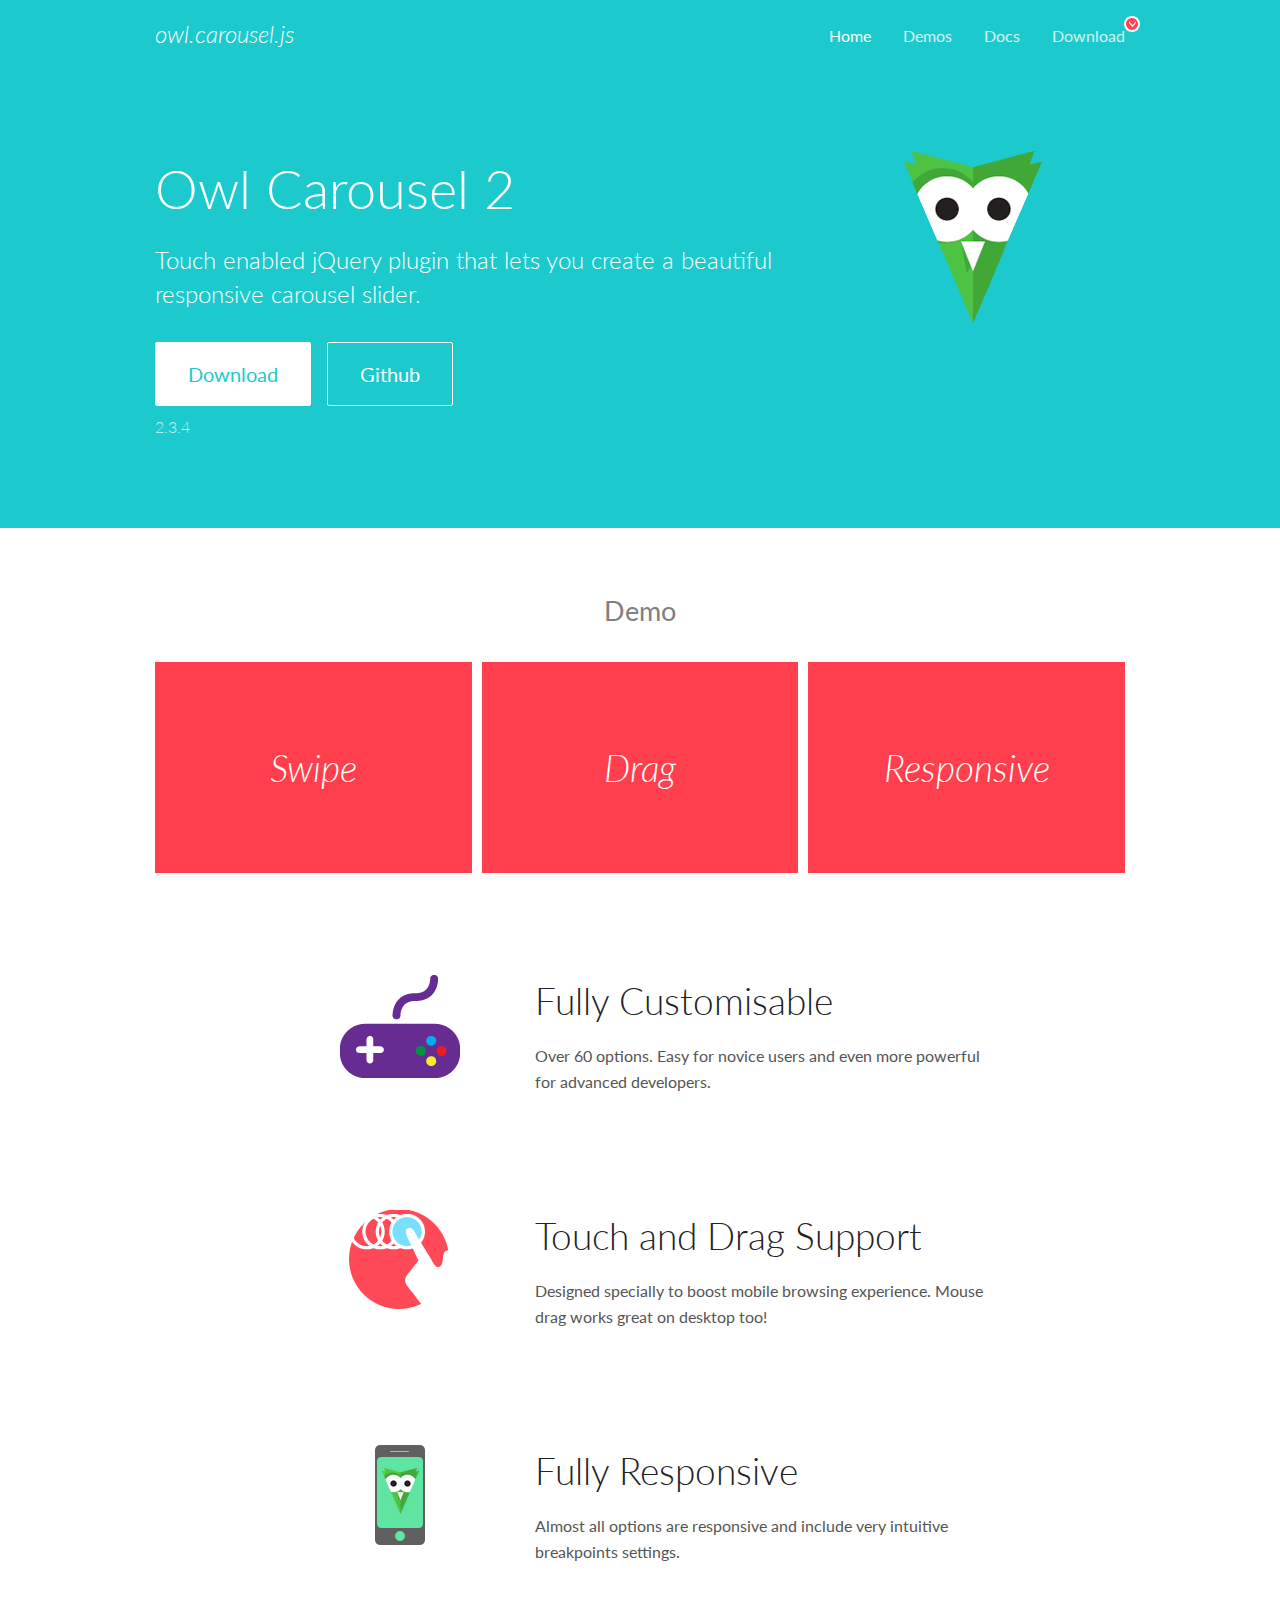
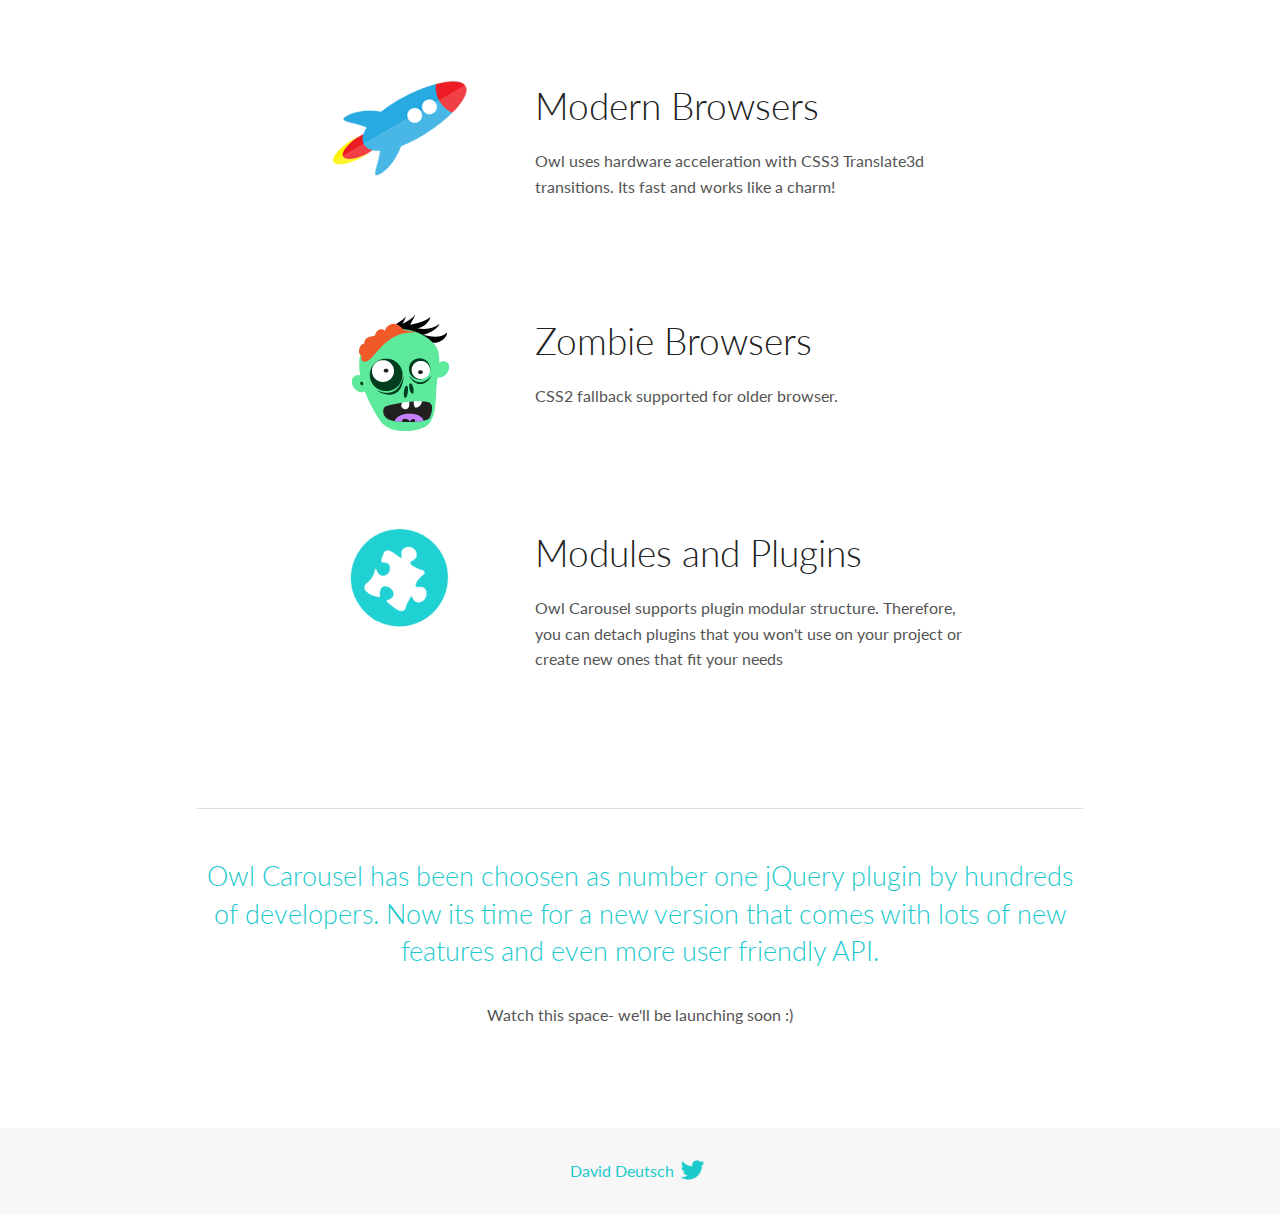
<file: OwlCarousel2-2.3.4/docs/index.html>
<!DOCTYPE html>
<html lang="en">
  <head>

    <!-- head -->
    <meta charset="utf-8">
    <meta name="msapplication-tap-highlight" content="no" />
    <meta name="viewport" content="width=device-width, initial-scale=1.0" />
    <meta name="description" content="Touch enabled jQuery plugin that lets you create beautiful responsive carousel slider.">
    <meta name="author" content="David Deutsch">
    <title>
      Home | Owl Carousel | 2.3.4
    </title>

    <!-- Stylesheets -->
    <link href='https://fonts.googleapis.com/css?family=Lato:300,400,700,400italic,300italic' rel='stylesheet' type='text/css'>
    <link rel="stylesheet" href="assets/css/docs.theme.min.css">

    <!-- Owl Stylesheets -->
    <link rel="stylesheet" href="assets/owlcarousel/assets/owl.carousel.min.css">
    <link rel="stylesheet" href="assets/owlcarousel/assets/owl.theme.default.min.css">

    <!-- HTML5 shim and Respond.js IE8 support of HTML5 elements and media queries -->

    <!--[if lt IE 9]>
      <script src="https://oss.maxcdn.com/libs/html5shiv/3.7.0/html5shiv.js"></script>
      <script src="https://oss.maxcdn.com/libs/respond.js/1.3.0/respond.min.js"></script>
    <![endif]-->

    <!-- Favicons -->
    <link rel="apple-touch-icon-precomposed" sizes="144x144" href="assets/ico/apple-touch-icon-144-precomposed.png">
    <link rel="shortcut icon" href="assets/ico/favicon.png">
    <link rel="shortcut icon" href="favicon.ico">

    <!-- Yeah i know js should not be in header. Its required for demos.-->

    <!-- javascript -->
    <script src="assets/vendors/jquery.min.js"></script>
    <script src="assets/owlcarousel/owl.carousel.js"></script>
  </head>
  <body>

    <!-- header -->
    <header class="header">
      <div class="row">
        <div class="large-12 columns">
          <div class="brand left">
            <h3>
              <a href="/OwlCarousel2/">owl.carousel.js</a> 
            </h3>
          </div>
          <a id="toggle-nav" class="right">
            <span></span> <span></span> <span></span> 
          </a> 
          <div class="nav-bar">
            <ul class="clearfix">
              <li class="active">
                <a href="/OwlCarousel2/index.html">Home</a> 
              </li>
              <li> <a href="/OwlCarousel2/demos/demos.html">Demos</a>  </li>
              <li> <a href="/OwlCarousel2/docs/started-welcome.html">Docs</a>  </li>
              <li>
                <a href="https://github.com/OwlCarousel2/OwlCarousel2/archive/2.3.4.zip">Download</a> 
                <span class="download"></span> 
              </li>
            </ul>
          </div>
        </div>
      </div>
    </header>

    <!-- home panel -->
    <section id="hero">
      <div class="row">
        <div class="large-8 medium-8 columns">
          <h1>Owl Carousel 2</h1>
          <h4>Touch enabled jQuery plugin that lets you create a beautiful responsive carousel slider.</h4>
          <a href="https://github.com/OwlCarousel2/OwlCarousel2/archive/2.3.4.zip" class="hero-button">Download</a> 
          <a href="https://github.com/OwlCarousel2/OwlCarousel2" class="hero-button outline">Github</a> 
          <p>2.3.4</p>
        </div>
        <div class="large-4 medium-4 columns">
          <img class="owl-logo" src="assets/img/owl-logo.png" alt="mr. Owl">
        </div>
      </div>
    </section>

    <!-- body -->
    <div class="home-demo">
      <div class="row">
        <div class="large-12 columns">
          <h3>Demo</h3>
          <div class="owl-carousel">
            <div class="item">
              <h2>Swipe</h2>
            </div>
            <div class="item">
              <h2>Drag</h2>
            </div>
            <div class="item">
              <h2>Responsive</h2>
            </div>
            <div class="item">
              <h2>CSS3</h2>
            </div>
            <div class="item">
              <h2>Fast</h2>
            </div>
            <div class="item">
              <h2>Easy</h2>
            </div>
            <div class="item">
              <h2>Free</h2>
            </div>
            <div class="item">
              <h2>Upgradable</h2>
            </div>
            <div class="item">
              <h2>Tons of options</h2>
            </div>
            <div class="item">
              <h2>Infinity</h2>
            </div>
            <div class="item">
              <h2>Auto Width</h2>
            </div>
          </div>
        </div>
      </div>
    </div>
    <script>
      var owl = $('.owl-carousel');
      owl.owlCarousel({
        margin: 10,
        loop: true,
        responsive: {
          0: {
            items: 1
          },
          600: {
            items: 2
          },
          1000: {
            items: 3
          }
        }
      })
    </script>

    <!-- features -->
    <div id="features">
      <div class="row">
        <div class="small-12 medium-9 small-centered columns">
          <section class="row feature">
            <div class="medium-4 small-12 columns">
              <img src="assets/img/feature-options.png" alt="">
            </div>
            <div class="medium-8 small-12 columns">
              <h2>Fully Customisable</h2>
              <p>Over 60 options. Easy for novice users and even more powerful for advanced developers.</p>
            </div>
          </section>
          <section class="row feature">
            <div class="medium-4 small-12 columns">
              <img src="assets/img/feature-drag.png" alt="">
            </div>
            <div class="medium-8 small-12 columns">
              <h2>Touch and Drag Support</h2>
              <p>Designed specially to boost mobile browsing experience. Mouse drag works great on desktop too!</p>
            </div>
          </section>
          <section class="row feature">
            <div class="medium-4 small-12 columns">
              <img src="assets/img/feature-responsive.png" alt="">
            </div>
            <div class="medium-8 small-12 columns">
              <h2>Fully Responsive</h2>
              <p>Almost all options are responsive and include very intuitive breakpoints settings.</p>
            </div>
          </section>
          <section class="row feature">
            <div class="medium-4 small-12 columns">
              <img src="assets/img/feature-modern.png" alt="">
            </div>
            <div class="medium-8 small-12 columns">
              <h2>Modern Browsers</h2>
              <p>Owl uses hardware acceleration with CSS3 Translate3d transitions. Its fast and works like a charm! </p>
            </div>
          </section>
          <section class="row feature">
            <div class="medium-4 small-12 columns">
              <img src="assets/img/feature-zombie.png" alt="">
            </div>
            <div class="medium-8 small-12 columns">
              <h2>Zombie Browsers</h2>
              <p>CSS2 fallback supported for older browser.</p>
            </div>
          </section>
          <section class="row feature">
            <div class="medium-4 small-12 columns">
              <img src="assets/img/feature-module.png" alt="">
            </div>
            <div class="medium-8 small-12 columns">
              <h2>Modules and Plugins</h2>
              <p>Owl Carousel supports plugin modular structure. Therefore, you can detach plugins that you won&#x27;t use on your project or create new ones that fit your needs</p>
            </div>
          </section>
        </div>
      </div>
    </div>

    <!-- footer -->
    <section id="teaser-text">
      <div class="row">
        <div class="small-12 medium-11 small-centered columns">
          <hr>
          <h3 id="owl-carousel-has-been-choosen-as-number-one-jquery-plugin-by-hundreds-of-developers-now-its-time-for-a-new-version-that-comes-with-lots-of-new-features-and-even-more-user-friendly-api-">Owl Carousel has been choosen as number one jQuery plugin by hundreds of developers. Now its time for a new version that comes with lots of new features and even more user friendly API.</h3>
          <p>Watch this space- we&#39;ll be launching soon :)</p>
        </div>
      </div>
    </section>

    <!-- footer -->
    <footer class="footer">
      <div class="row">
        <div class="large-12 columns">
          <h5>
            <a href="/OwlCarousel2/docs/support-contact.html">David Deutsch</a> 
            <a id="custom-tweet-button" href="https://twitter.com/share?url=https://github.com/OwlCarousel2/OwlCarousel2&text=Owl Carousel - This is so awesome! " target="_blank"></a> 
          </h5>
        </div>
      </div>
    </footer>

    <!-- vendors -->
    <script src="assets/vendors/highlight.js"></script>
    <script src="assets/js/app.js"></script>
  </body>
</html>
</file>
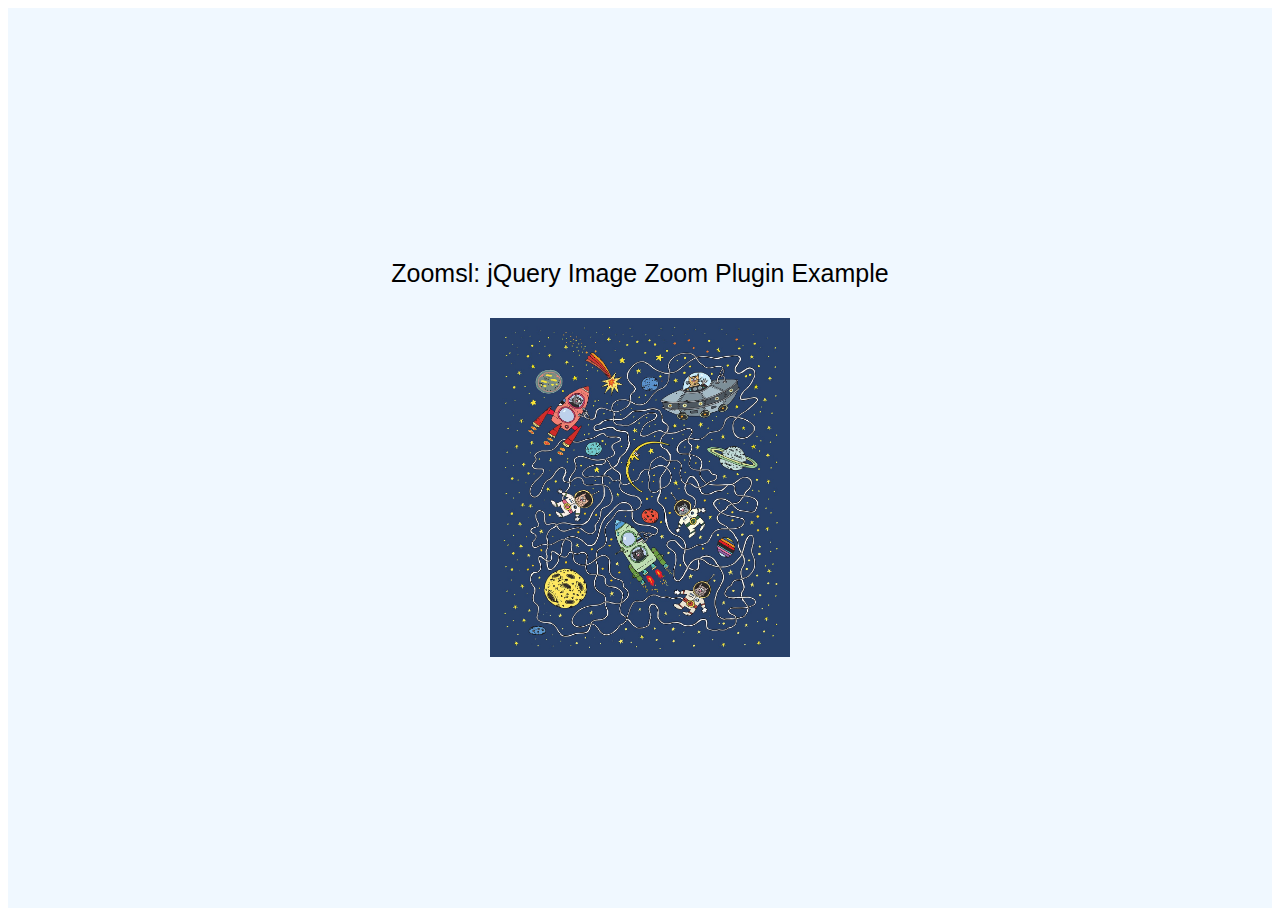
<file: Stylish-Magnifying-Glass-Plugin-SergeLand-Image-Zoomer/demo/index.html>
<!DOCTYPE html>
<html lang="ru">

<head>
    <meta charset="UTF-8">
    <meta name="viewport" content="width=device-width, initial-scale=1.0">
    <meta http-equiv="X-UA-Compatible" content="ie=edge">
    <title>Zoomsl: jQuery Image Zoom Plugin Example</title>
    <link rel="stylesheet" href="https://necolas.github.io/normalize.css/8.0.1/normalize.css">
    <link rel="stylesheet" href="./assets/style.css">
</head>

<body>
    <div class="wrapper">
        <div class="block">
            <div class="block__title">Zoomsl: jQuery Image Zoom Plugin Example</div>
            <img src="./assets/pic.jpg" alt="Image To Zoom" class="block__pic" data-title="Red Valentino" data-help="Используйте колесико мыши для Zoom +/-">
        </div>
    </div>

    <script src="https://code.jquery.com/jquery-3.4.0.min.js" integrity="sha384-JUMjoW8OzDJw4oFpWIB2Bu/c6768ObEthBMVSiIx4ruBIEdyNSUQAjJNFqT5pnJ6" crossorigin="anonymous"></script>
    <script src="./assets/zoomsl.js"></script>
    <script src="./assets/script.js"></script>
</body>

</html>
</file>
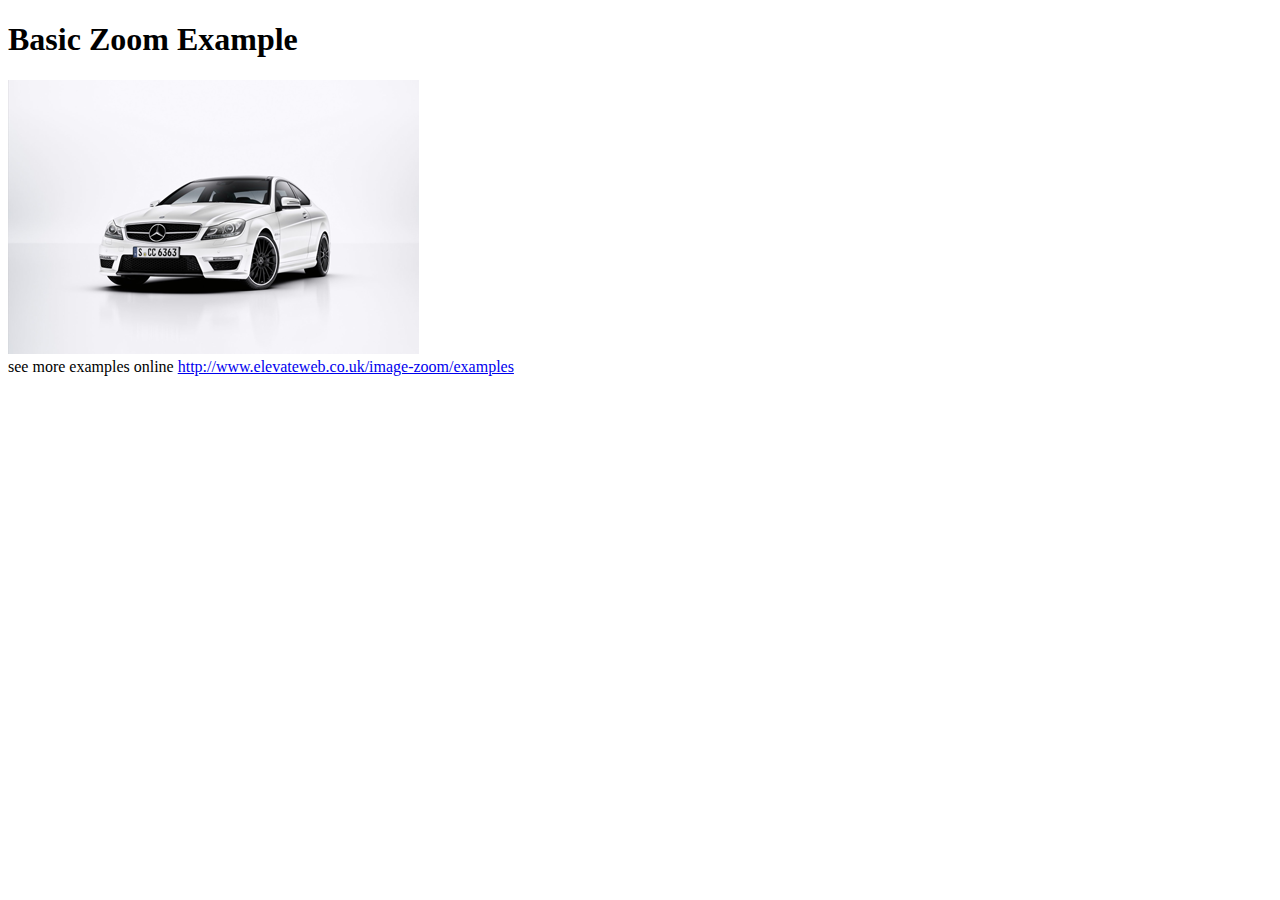
<file: elevatezoom-master/demo.html>
<!DOCTYPE html>
<html>
<head>
	<meta charset='utf-8'/>
	<title>jQuery elevateZoom Demo</title>
	<script src='jquery-1.8.3.min.js'></script>
	<script src='jquery.elevatezoom.js'></script>
</head>
<body>
<h1>Basic Zoom Example</h1>
<img id="zoom_01" src='images/small/image1.png' data-zoom-image="images/large/image1.jpg"/>

<br />
see more examples online <a href="http://www.elevateweb.co.uk/image-zoom/examples">http://www.elevateweb.co.uk/image-zoom/examples</a>
<script>
    $('#zoom_01').elevateZoom({
    zoomType: "inner",
cursor: "crosshair",
zoomWindowFadeIn: 500,
zoomWindowFadeOut: 750
   }); 
</script>
</body>
</html>
</file>
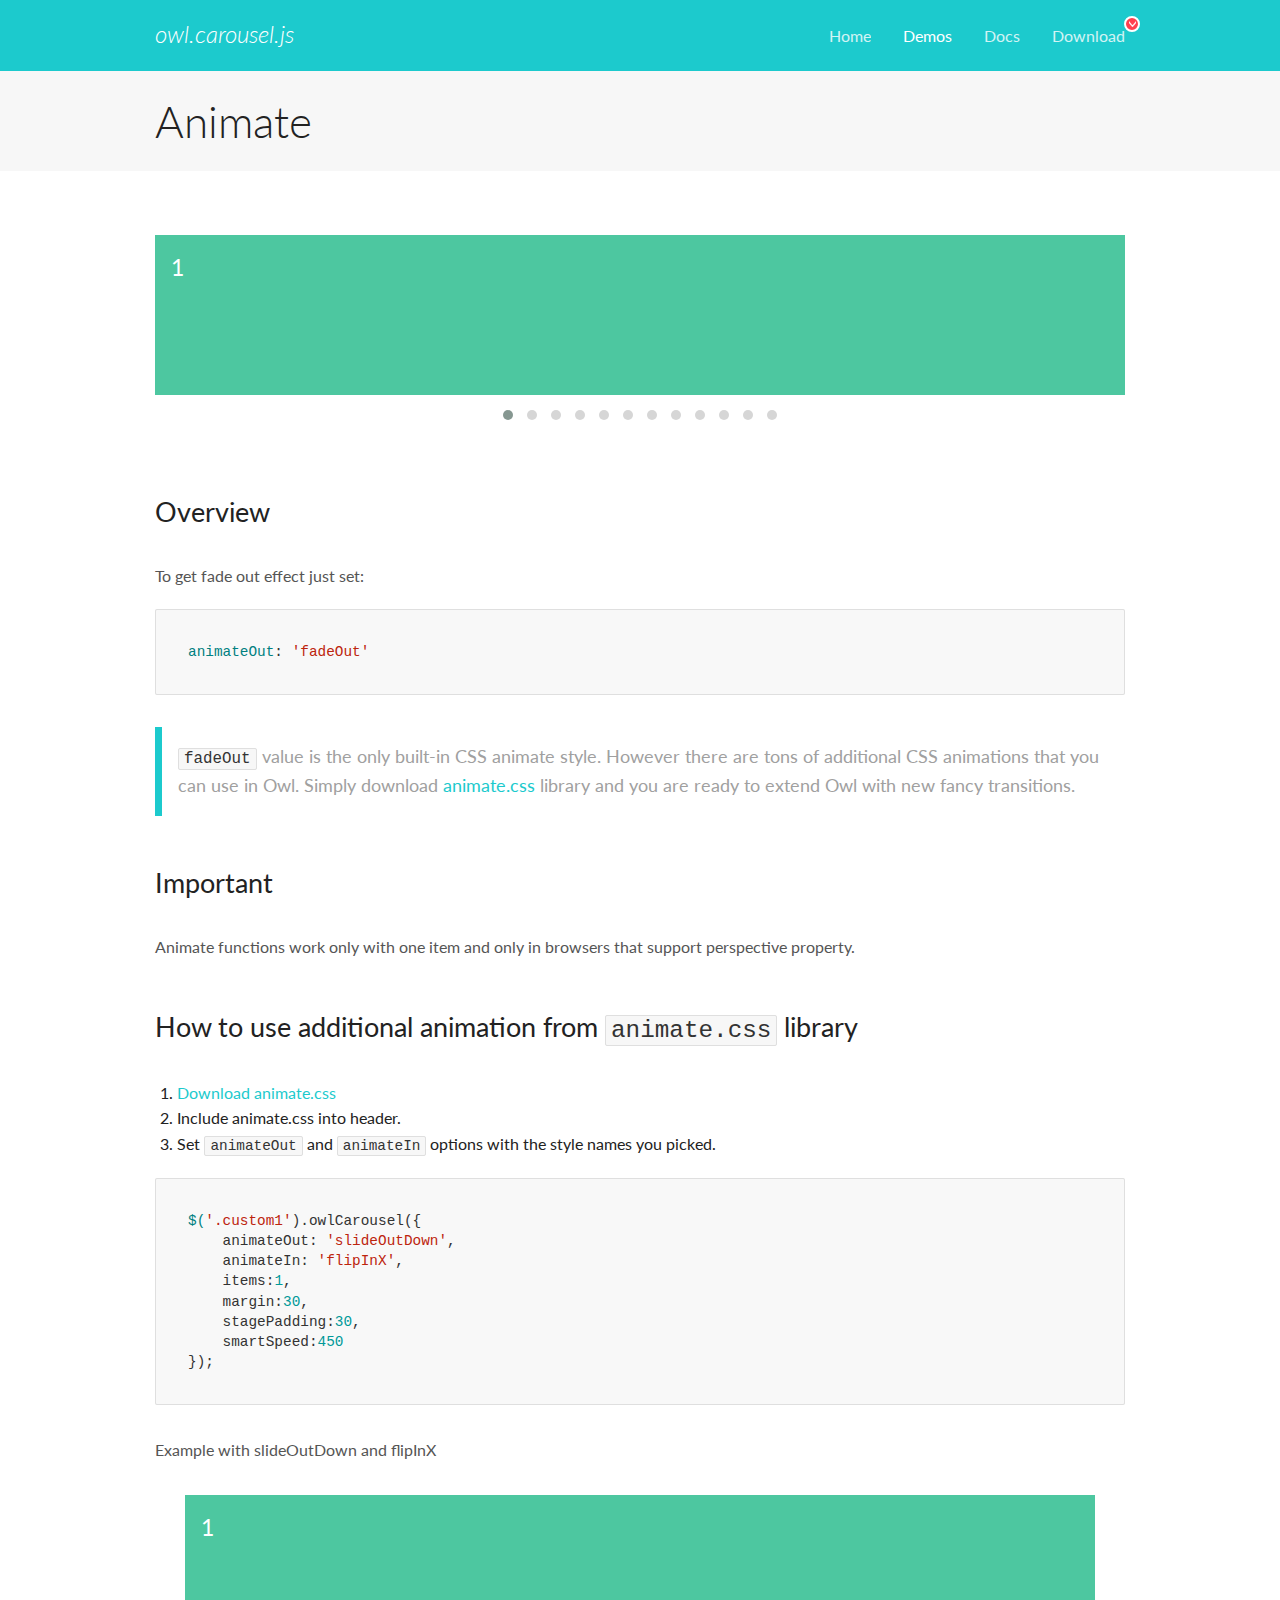
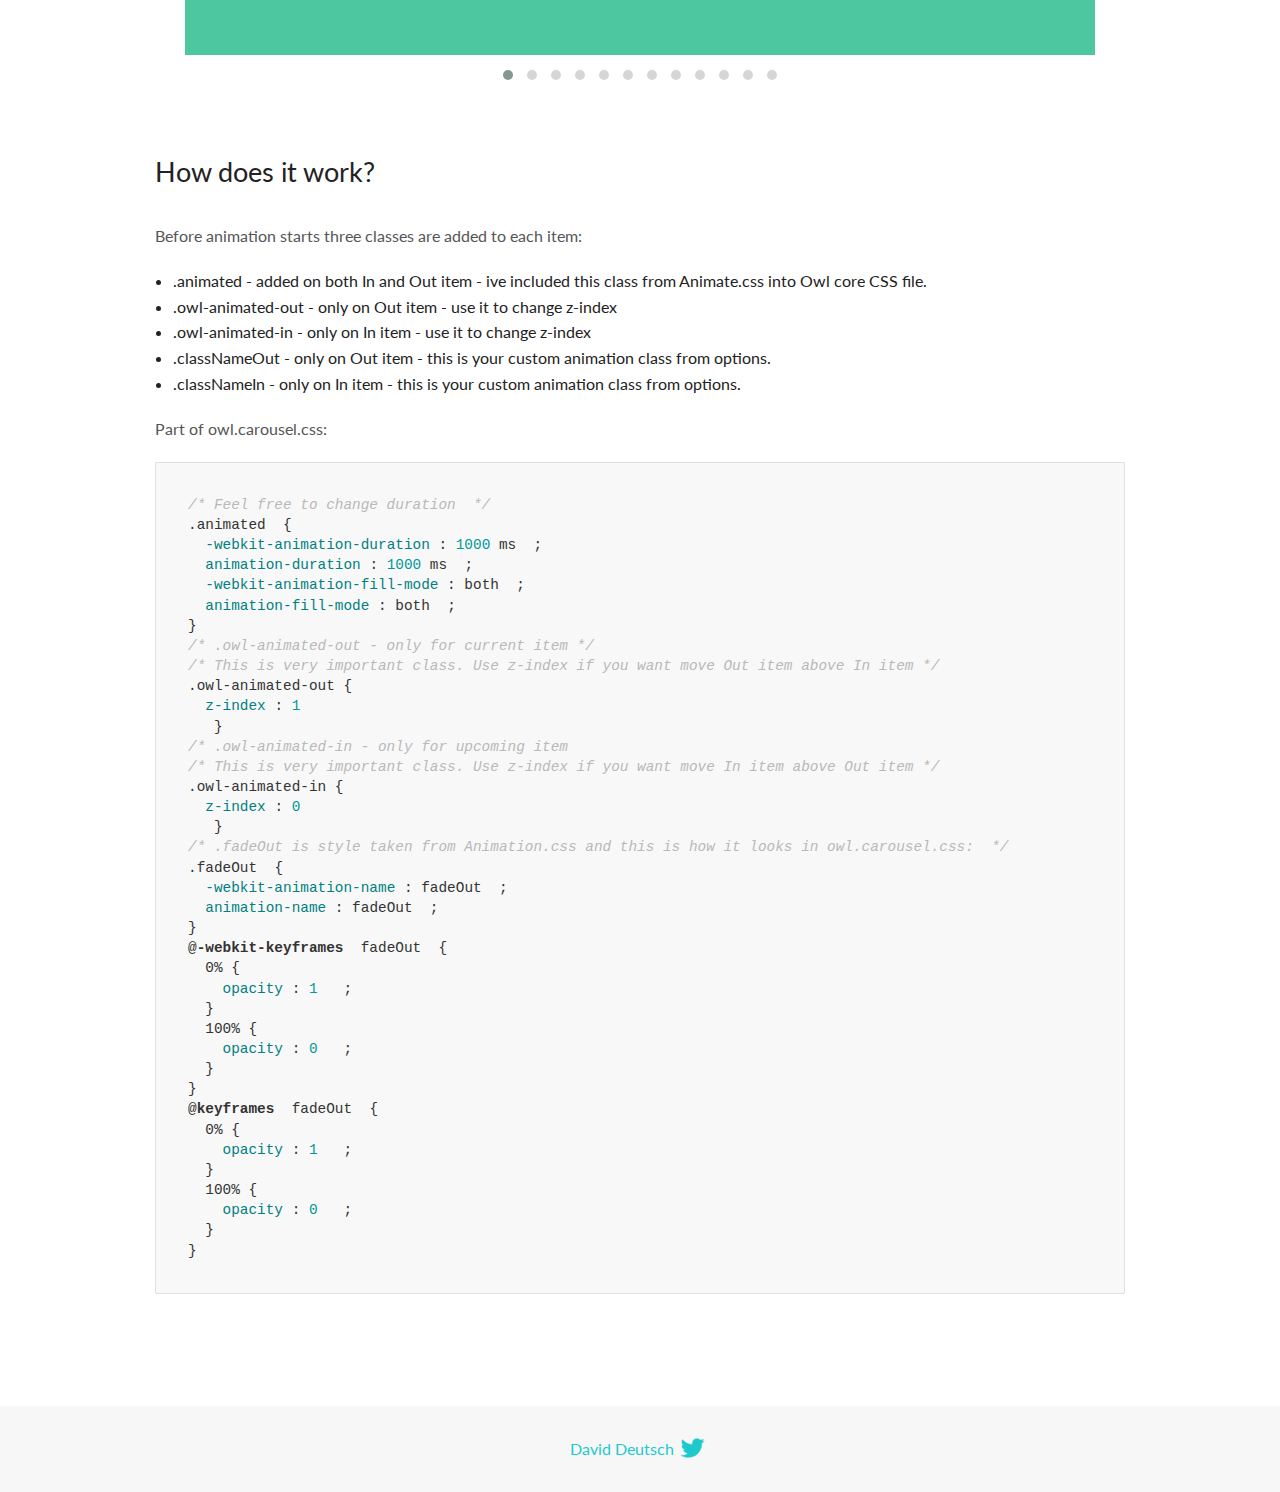
<file: OwlCarousel2-2.3.4/docs/demos/animate.html>
<!DOCTYPE html>
<html lang="en">
  <head>

    <!-- head -->
    <meta charset="utf-8">
    <meta name="msapplication-tap-highlight" content="no" />
    <meta name="viewport" content="width=device-width, initial-scale=1.0" />
    <meta name="description" content="Animate carousel">
    <meta name="author" content="David Deutsch">
    <title>
      Animate Demo | Owl Carousel | 2.3.4
    </title>

    <!-- Stylesheets -->
    <link href='https://fonts.googleapis.com/css?family=Lato:300,400,700,400italic,300italic' rel='stylesheet' type='text/css'>
    <link rel="stylesheet" href="../assets/css/docs.theme.min.css">

    <!-- Owl Stylesheets -->
    <link rel="stylesheet" href="../assets/owlcarousel/assets/owl.carousel.min.css">
    <link rel="stylesheet" href="../assets/owlcarousel/assets/owl.theme.default.min.css">

    <!-- HTML5 shim and Respond.js IE8 support of HTML5 elements and media queries -->

    <!--[if lt IE 9]>
      <script src="https://oss.maxcdn.com/libs/html5shiv/3.7.0/html5shiv.js"></script>
      <script src="https://oss.maxcdn.com/libs/respond.js/1.3.0/respond.min.js"></script>
    <![endif]-->

    <!-- Favicons -->
    <link rel="apple-touch-icon-precomposed" sizes="144x144" href="../assets/ico/apple-touch-icon-144-precomposed.png">
    <link rel="shortcut icon" href="../assets/ico/favicon.png">
    <link rel="shortcut icon" href="favicon.ico">

    <!-- Yeah i know js should not be in header. Its required for demos.-->

    <!-- javascript -->
    <script src="../assets/vendors/jquery.min.js"></script>
    <script src="../assets/owlcarousel/owl.carousel.js"></script>
  </head>
  <body>

    <!-- header -->
    <header class="header">
      <div class="row">
        <div class="large-12 columns">
          <div class="brand left">
            <h3>
              <a href="/OwlCarousel2/">owl.carousel.js</a> 
            </h3>
          </div>
          <a id="toggle-nav" class="right">
            <span></span> <span></span> <span></span> 
          </a> 
          <div class="nav-bar">
            <ul class="clearfix">
              <li> <a href="/OwlCarousel2/index.html">Home</a>  </li>
              <li class="active">
                <a href="/OwlCarousel2/demos/demos.html">Demos</a> 
              </li>
              <li> <a href="/OwlCarousel2/docs/started-welcome.html">Docs</a>  </li>
              <li>
                <a href="https://github.com/OwlCarousel2/OwlCarousel2/archive/2.3.4.zip">Download</a> 
                <span class="download"></span> 
              </li>
            </ul>
          </div>
        </div>
      </div>
    </header>

    <!-- title -->
    <section class="title">
      <div class="row">
        <div class="large-12 columns">
          <h1>Animate</h1>
        </div>
      </div>
    </section>

    <!--  Demos -->
    <section id="demos">
      <div class="row">
        <div class="large-12 columns">
          <div class="fadeOut owl-carousel owl-theme">
            <div class="item">
              <h4>1</h4>
            </div>
            <div class="item">
              <h4>2</h4>
            </div>
            <div class="item">
              <h4>3</h4>
            </div>
            <div class="item">
              <h4>4</h4>
            </div>
            <div class="item">
              <h4>5</h4>
            </div>
            <div class="item">
              <h4>6</h4>
            </div>
            <div class="item">
              <h4>7</h4>
            </div>
            <div class="item">
              <h4>8</h4>
            </div>
            <div class="item">
              <h4>9</h4>
            </div>
            <div class="item">
              <h4>10</h4>
            </div>
            <div class="item">
              <h4>11</h4>
            </div>
            <div class="item">
              <h4>12</h4>
            </div>
          </div>
          <h3 id="overview">Overview</h3>
          <p>To get fade out effect just set:</p>
          <pre><code>animateOut: &#39;fadeOut&#39;</code></pre>
          <blockquote>
            <p><code>fadeOut</code> value is the only built-in CSS animate style. However there are tons of additional CSS animations that you can use in Owl. Simply download
              <a href="https://daneden.github.io/animate.css/">animate.css</a>  library and you are ready to extend Owl with new fancy transitions.</p>
          </blockquote>
          <h3 id="important">Important</h3>
          <p>Animate functions work only with one item and only in browsers that support perspective property.</p>
          <h3 id="how-to-use-additional-animation-from-animate-css-library">How to use additional animation from <code>animate.css</code> library</h3>
          <ol>
            <li> <a href="https://daneden.github.io/animate.css/">Download animate.css</a>  </li>
            <li>Include animate.css into header.</li>
            <li>Set <code>animateOut</code> and <code>animateIn</code> options with the style names you picked.</li>
          </ol>
          <pre><code>$(&#39;.custom1&#39;).owlCarousel({
    animateOut: &#39;slideOutDown&#39;,
    animateIn: &#39;flipInX&#39;,
    items:1,
    margin:30,
    stagePadding:30,
    smartSpeed:450
});</code></pre>
          <p>Example with slideOutDown and flipInX</p>
          <div class="custom1 owl-carousel owl-theme">
            <div class="item">
              <h4>1</h4>
            </div>
            <div class="item">
              <h4>2</h4>
            </div>
            <div class="item">
              <h4>3</h4>
            </div>
            <div class="item">
              <h4>4</h4>
            </div>
            <div class="item">
              <h4>5</h4>
            </div>
            <div class="item">
              <h4>6</h4>
            </div>
            <div class="item">
              <h4>7</h4>
            </div>
            <div class="item">
              <h4>8</h4>
            </div>
            <div class="item">
              <h4>9</h4>
            </div>
            <div class="item">
              <h4>10</h4>
            </div>
            <div class="item">
              <h4>11</h4>
            </div>
            <div class="item">
              <h4>12</h4>
            </div>
          </div>
          <h3 id="how-does-it-work-">How does it work?</h3>
          <p>Before animation starts three classes are added to each item:</p>
          <ul>
            <li>.animated - added on both In and Out item - ive included this class from Animate.css into Owl core CSS file.</li>
            <li>.owl-animated-out - only on Out item - use it to change z-index</li>
            <li>.owl-animated-in - only on In item - use it to change z-index</li>
            <li>.classNameOut - only on Out item - this is your custom animation class from options.</li>
            <li>.classNameIn - only on In item - this is your custom animation class from options.</li>
          </ul>
          <p>Part of owl.carousel.css:</p>
          <pre><code class="language-css"><span class="comment">/* Feel free to change duration  */</span> 
<span class="class">.animated</span>  <span class="rules">{
  <span class="rule"><span class="attribute">-webkit-animation-duration</span> :<span class="value"> <span class="number">1000</span> ms</span> </span> ;
  <span class="rule"><span class="attribute">animation-duration</span> :<span class="value"> <span class="number">1000</span> ms</span> </span> ;
  <span class="rule"><span class="attribute">-webkit-animation-fill-mode</span> :<span class="value"> both</span> </span> ;
  <span class="rule"><span class="attribute">animation-fill-mode</span> :<span class="value"> both</span> </span> ;
<span class="rule">}</span> </span> 
<span class="comment">/* .owl-animated-out - only for current item */</span> 
<span class="comment">/* This is very important class. Use z-index if you want move Out item above In item */</span> 
<span class="class">.owl-animated-out</span> <span class="rules">{
  <span class="rule"><span class="attribute">z-index</span> :<span class="value"> <span class="number">1</span> 
</span> </span> </span> }
<span class="comment">/* .owl-animated-in - only for upcoming item
/* This is very important class. Use z-index if you want move In item above Out item */</span> 
<span class="class">.owl-animated-in</span> <span class="rules">{
  <span class="rule"><span class="attribute">z-index</span> :<span class="value"> <span class="number">0</span> 
</span> </span> </span> }
<span class="comment">/* .fadeOut is style taken from Animation.css and this is how it looks in owl.carousel.css:  */</span> 
<span class="class">.fadeOut</span>  <span class="rules">{
  <span class="rule"><span class="attribute">-webkit-animation-name</span> :<span class="value"> fadeOut</span> </span> ;
  <span class="rule"><span class="attribute">animation-name</span> :<span class="value"> fadeOut</span> </span> ;
<span class="rule">}</span> </span> 
<span class="at_rule">@<span class="keyword">-webkit-keyframes</span>  fadeOut </span> {
  0% <span class="rules">{
    <span class="rule"><span class="attribute">opacity</span> :<span class="value"> <span class="number">1</span> </span> </span> ;
  <span class="rule">}</span> </span> 
  100% <span class="rules">{
    <span class="rule"><span class="attribute">opacity</span> :<span class="value"> <span class="number">0</span> </span> </span> ;
  <span class="rule">}</span> </span> 
}
<span class="at_rule">@<span class="keyword">keyframes</span>  fadeOut </span> {
  0% <span class="rules">{
    <span class="rule"><span class="attribute">opacity</span> :<span class="value"> <span class="number">1</span> </span> </span> ;
  <span class="rule">}</span> </span> 
  100% <span class="rules">{
    <span class="rule"><span class="attribute">opacity</span> :<span class="value"> <span class="number">0</span> </span> </span> ;
  <span class="rule">}</span> </span> 
}</code></pre>
          <link rel="stylesheet" href="../assets/css/animate.css">
          <script>
            jQuery(document).ready(function($) {
              $('.fadeOut').owlCarousel({
                items: 1,
                animateOut: 'fadeOut',
                loop: true,
                margin: 10,
              });
              $('.custom1').owlCarousel({
                animateOut: 'slideOutDown',
                animateIn: 'flipInX',
                items: 1,
                margin: 30,
                stagePadding: 30,
                smartSpeed: 450
              });
            });
          </script>
        </div>
      </div>
    </section>

    <!-- footer -->
    <footer class="footer">
      <div class="row">
        <div class="large-12 columns">
          <h5>
            <a href="/OwlCarousel2/docs/support-contact.html">David Deutsch</a> 
            <a id="custom-tweet-button" href="https://twitter.com/share?url=https://github.com/OwlCarousel2/OwlCarousel2&text=Owl Carousel - This is so awesome! " target="_blank"></a> 
          </h5>
        </div>
      </div>
    </footer>

    <!-- vendors -->
    <script src="../assets/vendors/highlight.js"></script>
    <script src="../assets/js/app.js"></script>
  </body>
</html>
</file>
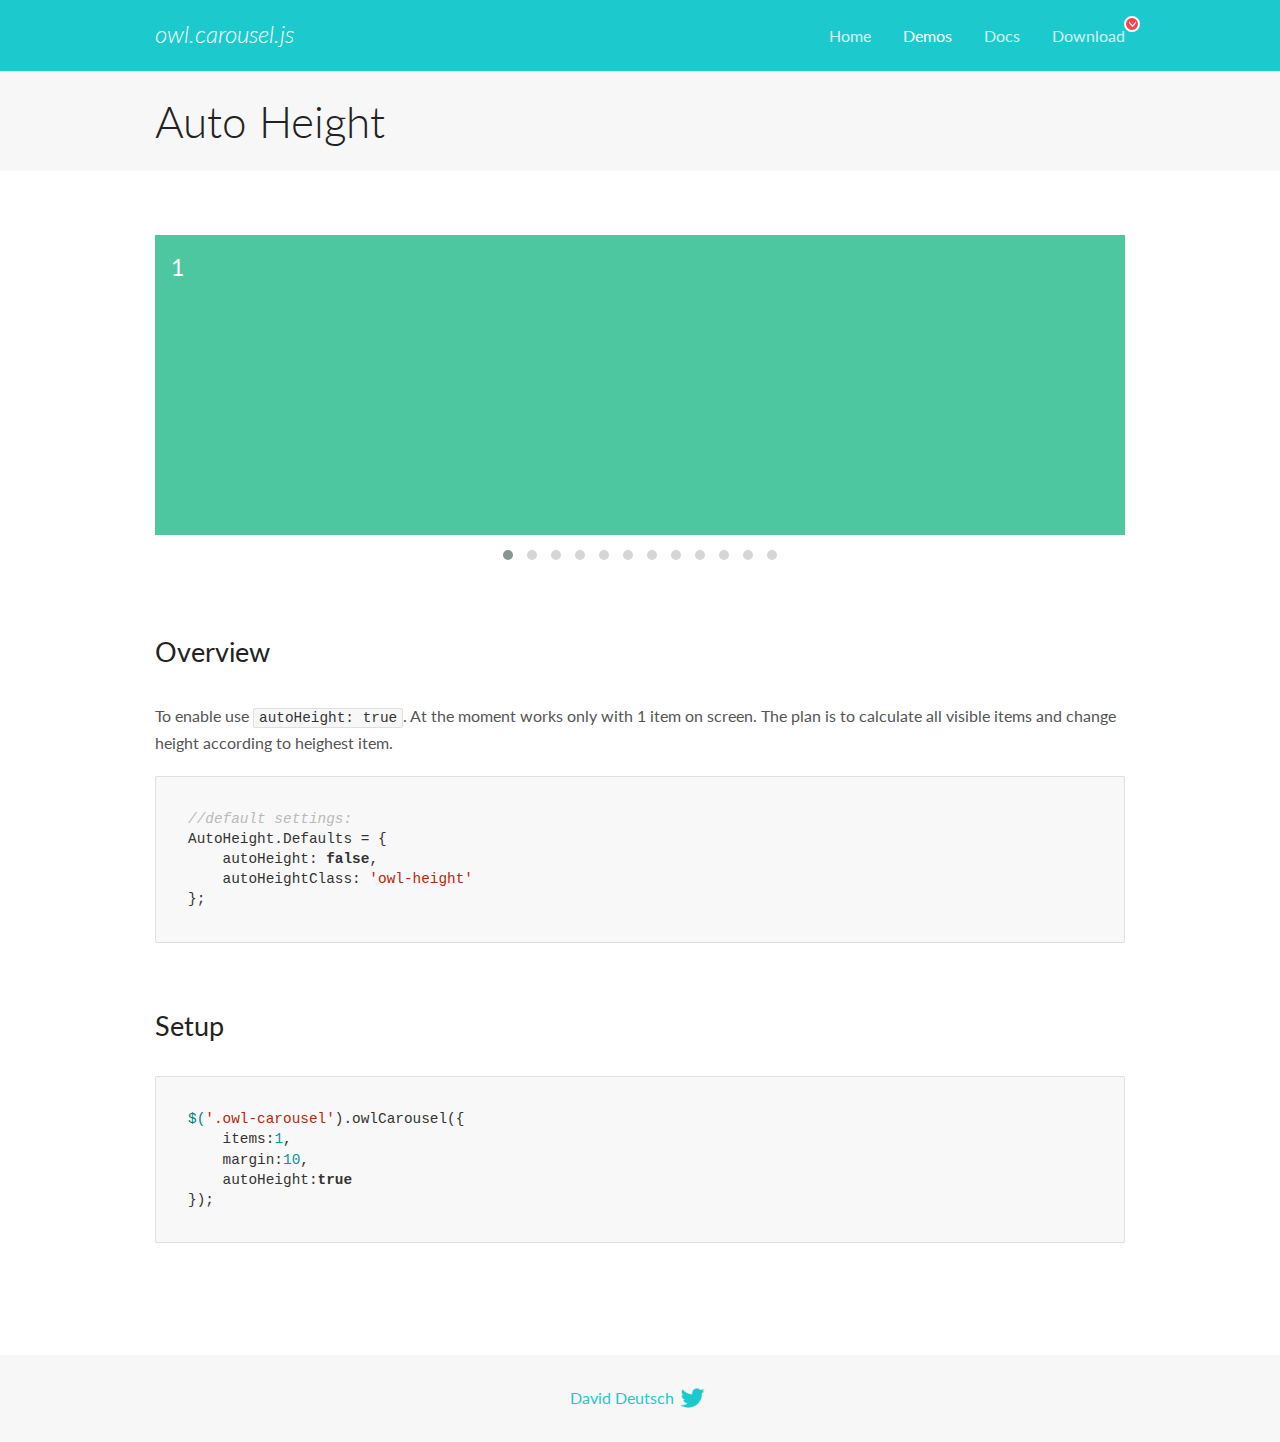
<file: OwlCarousel2-2.3.4/docs/demos/autoheight.html>
<!DOCTYPE html>
<html lang="en">
  <head>

    <!-- head -->
    <meta charset="utf-8">
    <meta name="msapplication-tap-highlight" content="no" />
    <meta name="viewport" content="width=device-width, initial-scale=1.0" />
    <meta name="description" content="autoHeight usage demo">
    <meta name="author" content="David Deutsch">
    <title>
      Auto Height Demo | Owl Carousel | 2.3.4
    </title>

    <!-- Stylesheets -->
    <link href='https://fonts.googleapis.com/css?family=Lato:300,400,700,400italic,300italic' rel='stylesheet' type='text/css'>
    <link rel="stylesheet" href="../assets/css/docs.theme.min.css">

    <!-- Owl Stylesheets -->
    <link rel="stylesheet" href="../assets/owlcarousel/assets/owl.carousel.min.css">
    <link rel="stylesheet" href="../assets/owlcarousel/assets/owl.theme.default.min.css">

    <!-- HTML5 shim and Respond.js IE8 support of HTML5 elements and media queries -->

    <!--[if lt IE 9]>
      <script src="https://oss.maxcdn.com/libs/html5shiv/3.7.0/html5shiv.js"></script>
      <script src="https://oss.maxcdn.com/libs/respond.js/1.3.0/respond.min.js"></script>
    <![endif]-->

    <!-- Favicons -->
    <link rel="apple-touch-icon-precomposed" sizes="144x144" href="../assets/ico/apple-touch-icon-144-precomposed.png">
    <link rel="shortcut icon" href="../assets/ico/favicon.png">
    <link rel="shortcut icon" href="favicon.ico">

    <!-- Yeah i know js should not be in header. Its required for demos.-->

    <!-- javascript -->
    <script src="../assets/vendors/jquery.min.js"></script>
    <script src="../assets/owlcarousel/owl.carousel.js"></script>
  </head>
  <body>

    <!-- header -->
    <header class="header">
      <div class="row">
        <div class="large-12 columns">
          <div class="brand left">
            <h3>
              <a href="/OwlCarousel2/">owl.carousel.js</a> 
            </h3>
          </div>
          <a id="toggle-nav" class="right">
            <span></span> <span></span> <span></span> 
          </a> 
          <div class="nav-bar">
            <ul class="clearfix">
              <li> <a href="/OwlCarousel2/index.html">Home</a>  </li>
              <li class="active">
                <a href="/OwlCarousel2/demos/demos.html">Demos</a> 
              </li>
              <li> <a href="/OwlCarousel2/docs/started-welcome.html">Docs</a>  </li>
              <li>
                <a href="https://github.com/OwlCarousel2/OwlCarousel2/archive/2.3.4.zip">Download</a> 
                <span class="download"></span> 
              </li>
            </ul>
          </div>
        </div>
      </div>
    </header>

    <!-- title -->
    <section class="title">
      <div class="row">
        <div class="large-12 columns">
          <h1>Auto Height</h1>
        </div>
      </div>
    </section>

    <!--  Demos -->
    <section id="demos">
      <div class="row">
        <div class="large-12 columns">
          <div class="owl-carousel owl-theme">
            <div class="item" style="height:300px">
              <h4>1</h4>
            </div>
            <div class="item" style="height:100px">
              <h4>2</h4>
            </div>
            <div class="item" style="height:500px">
              <h4>3</h4>
            </div>
            <div class="item" style="height:250px">
              <h4>4</h4>
            </div>
            <div class="item" style="height:400px">
              <h4>5</h4>
            </div>
            <div class="item" style="height:500px">
              <h4>6</h4>
            </div>
            <div class="item" style="height:600px">
              <h4>7</h4>
            </div>
            <div class="item" style="height:400px">
              <h4>8</h4>
            </div>
            <div class="item" style="height:300px">
              <h4>9</h4>
            </div>
            <div class="item" style="height:350px">
              <h4>10</h4>
            </div>
            <div class="item" style="height:200px">
              <h4>11</h4>
            </div>
            <div class="item" style="height:150px">
              <h4>12</h4>
            </div>
          </div>
          <h3 id="overview">Overview</h3>
          <p>To enable use <code>autoHeight: true</code>. At the moment works only with 1 item on screen. The plan is to calculate all visible items and change height according to heighest item.</p>
          <pre><code>//default settings:
AutoHeight.Defaults = {
    autoHeight: false,
    autoHeightClass: &#39;owl-height&#39;
};</code></pre>
          <h3 id="setup">Setup</h3>
          <pre><code>$(&#39;.owl-carousel&#39;).owlCarousel({
    items:1,
    margin:10,
    autoHeight:true
});</code></pre>
          <script>
            $(document).ready(function() {
              $('.owl-carousel').owlCarousel({
                items: 1,
                margin: 10,
                autoHeight: true
              });
            })
          </script>
        </div>
      </div>
    </section>

    <!-- footer -->
    <footer class="footer">
      <div class="row">
        <div class="large-12 columns">
          <h5>
            <a href="/OwlCarousel2/docs/support-contact.html">David Deutsch</a> 
            <a id="custom-tweet-button" href="https://twitter.com/share?url=https://github.com/OwlCarousel2/OwlCarousel2&text=Owl Carousel - This is so awesome! " target="_blank"></a> 
          </h5>
        </div>
      </div>
    </footer>

    <!-- vendors -->
    <script src="../assets/vendors/highlight.js"></script>
    <script src="../assets/js/app.js"></script>
  </body>
</html>
</file>
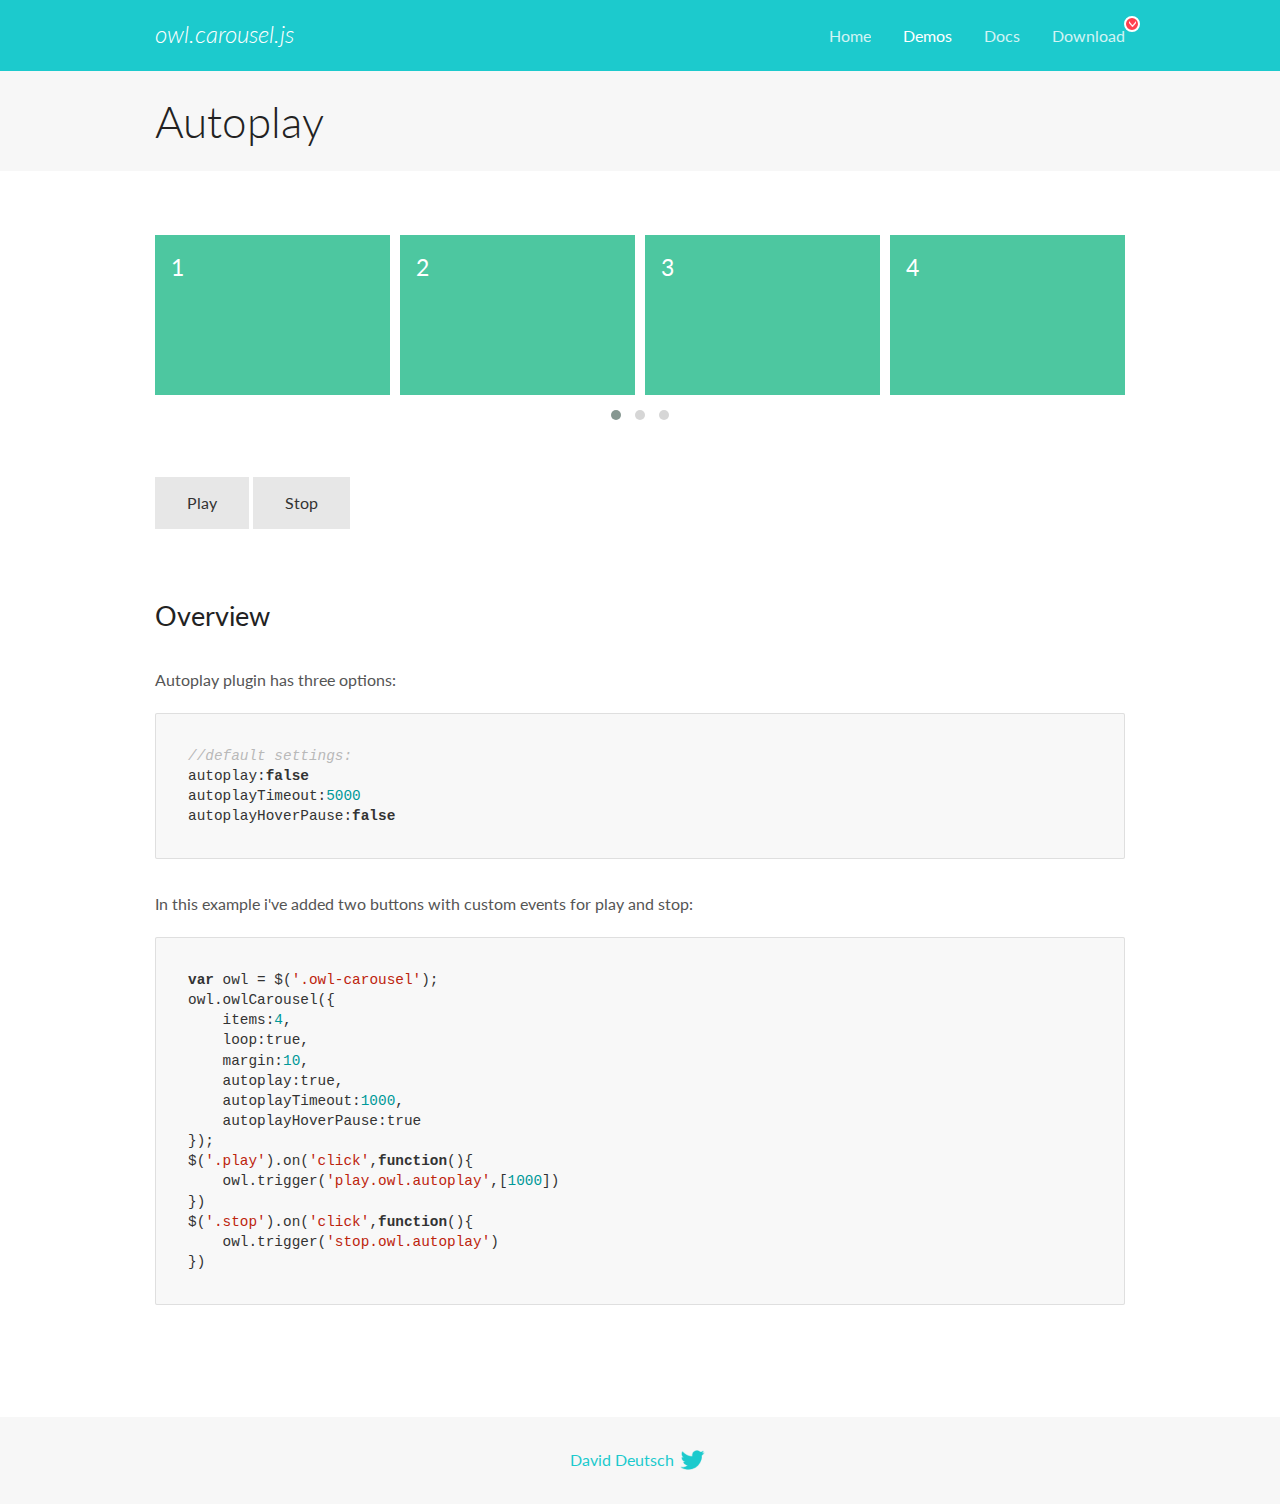
<file: OwlCarousel2-2.3.4/docs/demos/autoplay.html>
<!DOCTYPE html>
<html lang="en">
  <head>

    <!-- head -->
    <meta charset="utf-8">
    <meta name="msapplication-tap-highlight" content="no" />
    <meta name="viewport" content="width=device-width, initial-scale=1.0" />
    <meta name="description" content="Autoplay usage demo">
    <meta name="author" content="David Deutsch">
    <title>
      Autoplay Demo | Owl Carousel | 2.3.4
    </title>

    <!-- Stylesheets -->
    <link href='https://fonts.googleapis.com/css?family=Lato:300,400,700,400italic,300italic' rel='stylesheet' type='text/css'>
    <link rel="stylesheet" href="../assets/css/docs.theme.min.css">

    <!-- Owl Stylesheets -->
    <link rel="stylesheet" href="../assets/owlcarousel/assets/owl.carousel.min.css">
    <link rel="stylesheet" href="../assets/owlcarousel/assets/owl.theme.default.min.css">

    <!-- HTML5 shim and Respond.js IE8 support of HTML5 elements and media queries -->

    <!--[if lt IE 9]>
      <script src="https://oss.maxcdn.com/libs/html5shiv/3.7.0/html5shiv.js"></script>
      <script src="https://oss.maxcdn.com/libs/respond.js/1.3.0/respond.min.js"></script>
    <![endif]-->

    <!-- Favicons -->
    <link rel="apple-touch-icon-precomposed" sizes="144x144" href="../assets/ico/apple-touch-icon-144-precomposed.png">
    <link rel="shortcut icon" href="../assets/ico/favicon.png">
    <link rel="shortcut icon" href="favicon.ico">

    <!-- Yeah i know js should not be in header. Its required for demos.-->

    <!-- javascript -->
    <script src="../assets/vendors/jquery.min.js"></script>
    <script src="../assets/owlcarousel/owl.carousel.js"></script>
  </head>
  <body>

    <!-- header -->
    <header class="header">
      <div class="row">
        <div class="large-12 columns">
          <div class="brand left">
            <h3>
              <a href="/OwlCarousel2/">owl.carousel.js</a> 
            </h3>
          </div>
          <a id="toggle-nav" class="right">
            <span></span> <span></span> <span></span> 
          </a> 
          <div class="nav-bar">
            <ul class="clearfix">
              <li> <a href="/OwlCarousel2/index.html">Home</a>  </li>
              <li class="active">
                <a href="/OwlCarousel2/demos/demos.html">Demos</a> 
              </li>
              <li> <a href="/OwlCarousel2/docs/started-welcome.html">Docs</a>  </li>
              <li>
                <a href="https://github.com/OwlCarousel2/OwlCarousel2/archive/2.3.4.zip">Download</a> 
                <span class="download"></span> 
              </li>
            </ul>
          </div>
        </div>
      </div>
    </header>

    <!-- title -->
    <section class="title">
      <div class="row">
        <div class="large-12 columns">
          <h1>Autoplay</h1>
        </div>
      </div>
    </section>

    <!--  Demos -->
    <section id="demos">
      <div class="row">
        <div class="large-12 columns">
          <div class="owl-carousel owl-theme">
            <div class="item">
              <h4>1</h4>
            </div>
            <div class="item">
              <h4>2</h4>
            </div>
            <div class="item">
              <h4>3</h4>
            </div>
            <div class="item">
              <h4>4</h4>
            </div>
            <div class="item">
              <h4>5</h4>
            </div>
            <div class="item">
              <h4>6</h4>
            </div>
            <div class="item">
              <h4>7</h4>
            </div>
            <div class="item">
              <h4>8</h4>
            </div>
            <div class="item">
              <h4>9</h4>
            </div>
            <div class="item">
              <h4>10</h4>
            </div>
            <div class="item">
              <h4>11</h4>
            </div>
            <div class="item">
              <h4>12</h4>
            </div>
          </div>
          <a class="button secondary play">Play</a> 
          <a class="button secondary stop">Stop</a> 
          <h3 id="overview">Overview</h3>
          <p>Autoplay plugin has three options:</p>
          <pre><code>//default settings:
autoplay:false
autoplayTimeout:5000
autoplayHoverPause:false</code></pre>
          <p>In this example i&#39;ve added two buttons with custom events for play and stop:</p>
          <pre><code>var owl = $(&#39;.owl-carousel&#39;);
owl.owlCarousel({
    items:4,
    loop:true,
    margin:10,
    autoplay:true,
    autoplayTimeout:1000,
    autoplayHoverPause:true
});
$(&#39;.play&#39;).on(&#39;click&#39;,function(){
    owl.trigger(&#39;play.owl.autoplay&#39;,[1000])
})
$(&#39;.stop&#39;).on(&#39;click&#39;,function(){
    owl.trigger(&#39;stop.owl.autoplay&#39;)
})</code></pre>
          <script>
            $(document).ready(function() {
              var owl = $('.owl-carousel');
              owl.owlCarousel({
                items: 4,
                loop: true,
                margin: 10,
                autoplay: true,
                autoplayTimeout: 1000,
                autoplayHoverPause: true
              });
              $('.play').on('click', function() {
                owl.trigger('play.owl.autoplay', [1000])
              })
              $('.stop').on('click', function() {
                owl.trigger('stop.owl.autoplay')
              })
            })
          </script>
        </div>
      </div>
    </section>

    <!-- footer -->
    <footer class="footer">
      <div class="row">
        <div class="large-12 columns">
          <h5>
            <a href="/OwlCarousel2/docs/support-contact.html">David Deutsch</a> 
            <a id="custom-tweet-button" href="https://twitter.com/share?url=https://github.com/OwlCarousel2/OwlCarousel2&text=Owl Carousel - This is so awesome! " target="_blank"></a> 
          </h5>
        </div>
      </div>
    </footer>

    <!-- vendors -->
    <script src="../assets/vendors/highlight.js"></script>
    <script src="../assets/js/app.js"></script>
  </body>
</html>
</file>
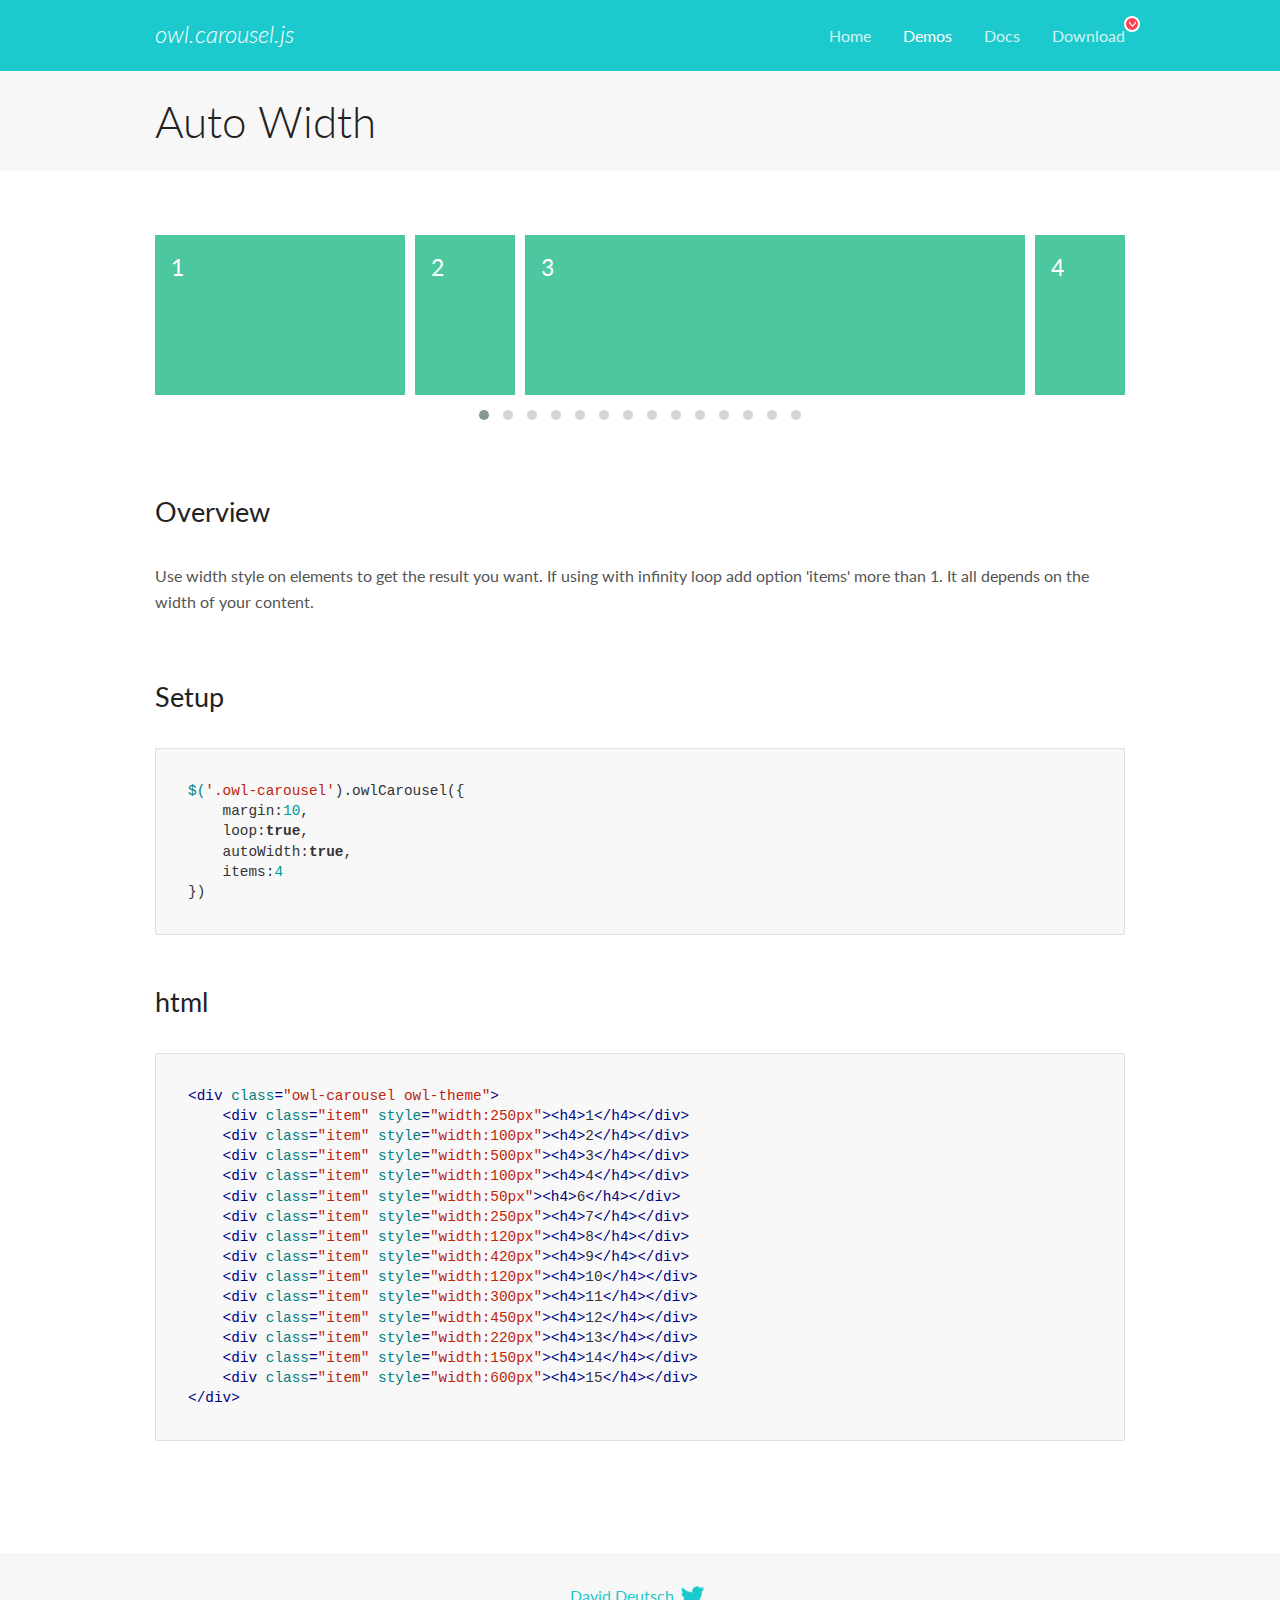
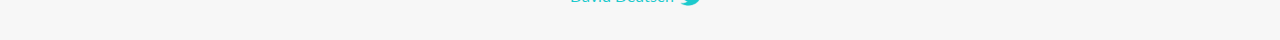
<file: OwlCarousel2-2.3.4/docs/demos/autowidth.html>
<!DOCTYPE html>
<html lang="en">
  <head>

    <!-- head -->
    <meta charset="utf-8">
    <meta name="msapplication-tap-highlight" content="no" />
    <meta name="viewport" content="width=device-width, initial-scale=1.0" />
    <meta name="description" content="Auto Width">
    <meta name="author" content="David Deutsch">
    <title>
      Auto Width Demo | Owl Carousel | 2.3.4
    </title>

    <!-- Stylesheets -->
    <link href='https://fonts.googleapis.com/css?family=Lato:300,400,700,400italic,300italic' rel='stylesheet' type='text/css'>
    <link rel="stylesheet" href="../assets/css/docs.theme.min.css">

    <!-- Owl Stylesheets -->
    <link rel="stylesheet" href="../assets/owlcarousel/assets/owl.carousel.min.css">
    <link rel="stylesheet" href="../assets/owlcarousel/assets/owl.theme.default.min.css">

    <!-- HTML5 shim and Respond.js IE8 support of HTML5 elements and media queries -->

    <!--[if lt IE 9]>
      <script src="https://oss.maxcdn.com/libs/html5shiv/3.7.0/html5shiv.js"></script>
      <script src="https://oss.maxcdn.com/libs/respond.js/1.3.0/respond.min.js"></script>
    <![endif]-->

    <!-- Favicons -->
    <link rel="apple-touch-icon-precomposed" sizes="144x144" href="../assets/ico/apple-touch-icon-144-precomposed.png">
    <link rel="shortcut icon" href="../assets/ico/favicon.png">
    <link rel="shortcut icon" href="favicon.ico">

    <!-- Yeah i know js should not be in header. Its required for demos.-->

    <!-- javascript -->
    <script src="../assets/vendors/jquery.min.js"></script>
    <script src="../assets/owlcarousel/owl.carousel.js"></script>
  </head>
  <body>

    <!-- header -->
    <header class="header">
      <div class="row">
        <div class="large-12 columns">
          <div class="brand left">
            <h3>
              <a href="/OwlCarousel2/">owl.carousel.js</a> 
            </h3>
          </div>
          <a id="toggle-nav" class="right">
            <span></span> <span></span> <span></span> 
          </a> 
          <div class="nav-bar">
            <ul class="clearfix">
              <li> <a href="/OwlCarousel2/index.html">Home</a>  </li>
              <li class="active">
                <a href="/OwlCarousel2/demos/demos.html">Demos</a> 
              </li>
              <li> <a href="/OwlCarousel2/docs/started-welcome.html">Docs</a>  </li>
              <li>
                <a href="https://github.com/OwlCarousel2/OwlCarousel2/archive/2.3.4.zip">Download</a> 
                <span class="download"></span> 
              </li>
            </ul>
          </div>
        </div>
      </div>
    </header>

    <!-- title -->
    <section class="title">
      <div class="row">
        <div class="large-12 columns">
          <h1>Auto Width</h1>
        </div>
      </div>
    </section>

    <!--  Demos -->
    <section id="demos">
      <div class="row">
        <div class="large-12 columns">
          <div class="owl-carousel owl-theme">
            <div class="item" style="width:250px">
              <h4>1</h4>
            </div>
            <div class="item" style="width:100px">
              <h4>2</h4>
            </div>
            <div class="item" style="width:500px">
              <h4>3</h4>
            </div>
            <div class="item" style="width:100px">
              <h4>4</h4>
            </div>
            <div class="item" style="width:50px">
              <h4>6</h4>
            </div>
            <div class="item" style="width:250px">
              <h4>7</h4>
            </div>
            <div class="item" style="width:120px">
              <h4>8</h4>
            </div>
            <div class="item" style="width:420px">
              <h4>9</h4>
            </div>
            <div class="item" style="width:120px">
              <h4>10</h4>
            </div>
            <div class="item" style="width:300px">
              <h4>11</h4>
            </div>
            <div class="item" style="width:450px">
              <h4>12</h4>
            </div>
            <div class="item" style="width:220px">
              <h4>13</h4>
            </div>
            <div class="item" style="width:150px">
              <h4>14</h4>
            </div>
            <div class="item" style="width:600px">
              <h4>15</h4>
            </div>
          </div>
          <h3 id="overview">Overview</h3>
          <p>Use width style on elements to get the result you want. If using with infinity loop add option &#39;items&#39; more than 1. It all depends on the width of your content.</p>
          <h3 id="setup">Setup</h3>
          <pre><code>$(&#39;.owl-carousel&#39;).owlCarousel({
    margin:10,
    loop:true,
    autoWidth:true,
    items:4
})</code></pre>
          <h3 id="html">html</h3>
          <pre><code>&lt;div class=&quot;owl-carousel owl-theme&quot;&gt;
    &lt;div class=&quot;item&quot; style=&quot;width:250px&quot;&gt;&lt;h4&gt;1&lt;/h4&gt;&lt;/div&gt;
    &lt;div class=&quot;item&quot; style=&quot;width:100px&quot;&gt;&lt;h4&gt;2&lt;/h4&gt;&lt;/div&gt;
    &lt;div class=&quot;item&quot; style=&quot;width:500px&quot;&gt;&lt;h4&gt;3&lt;/h4&gt;&lt;/div&gt;
    &lt;div class=&quot;item&quot; style=&quot;width:100px&quot;&gt;&lt;h4&gt;4&lt;/h4&gt;&lt;/div&gt;
    &lt;div class=&quot;item&quot; style=&quot;width:50px&quot;&gt;&lt;h4&gt;6&lt;/h4&gt;&lt;/div&gt;
    &lt;div class=&quot;item&quot; style=&quot;width:250px&quot;&gt;&lt;h4&gt;7&lt;/h4&gt;&lt;/div&gt;
    &lt;div class=&quot;item&quot; style=&quot;width:120px&quot;&gt;&lt;h4&gt;8&lt;/h4&gt;&lt;/div&gt;
    &lt;div class=&quot;item&quot; style=&quot;width:420px&quot;&gt;&lt;h4&gt;9&lt;/h4&gt;&lt;/div&gt;
    &lt;div class=&quot;item&quot; style=&quot;width:120px&quot;&gt;&lt;h4&gt;10&lt;/h4&gt;&lt;/div&gt;
    &lt;div class=&quot;item&quot; style=&quot;width:300px&quot;&gt;&lt;h4&gt;11&lt;/h4&gt;&lt;/div&gt;
    &lt;div class=&quot;item&quot; style=&quot;width:450px&quot;&gt;&lt;h4&gt;12&lt;/h4&gt;&lt;/div&gt;
    &lt;div class=&quot;item&quot; style=&quot;width:220px&quot;&gt;&lt;h4&gt;13&lt;/h4&gt;&lt;/div&gt;
    &lt;div class=&quot;item&quot; style=&quot;width:150px&quot;&gt;&lt;h4&gt;14&lt;/h4&gt;&lt;/div&gt;
    &lt;div class=&quot;item&quot; style=&quot;width:600px&quot;&gt;&lt;h4&gt;15&lt;/h4&gt;&lt;/div&gt;
&lt;/div&gt;</code></pre>
          <script>
            $(document).ready(function() {
              $('.owl-carousel').owlCarousel({
                margin: 10,
                loop: true,
                autoWidth: true,
                items: 4
              })
            })
          </script>
        </div>
      </div>
    </section>

    <!-- footer -->
    <footer class="footer">
      <div class="row">
        <div class="large-12 columns">
          <h5>
            <a href="/OwlCarousel2/docs/support-contact.html">David Deutsch</a> 
            <a id="custom-tweet-button" href="https://twitter.com/share?url=https://github.com/OwlCarousel2/OwlCarousel2&text=Owl Carousel - This is so awesome! " target="_blank"></a> 
          </h5>
        </div>
      </div>
    </footer>

    <!-- vendors -->
    <script src="../assets/vendors/highlight.js"></script>
    <script src="../assets/js/app.js"></script>
  </body>
</html>
</file>
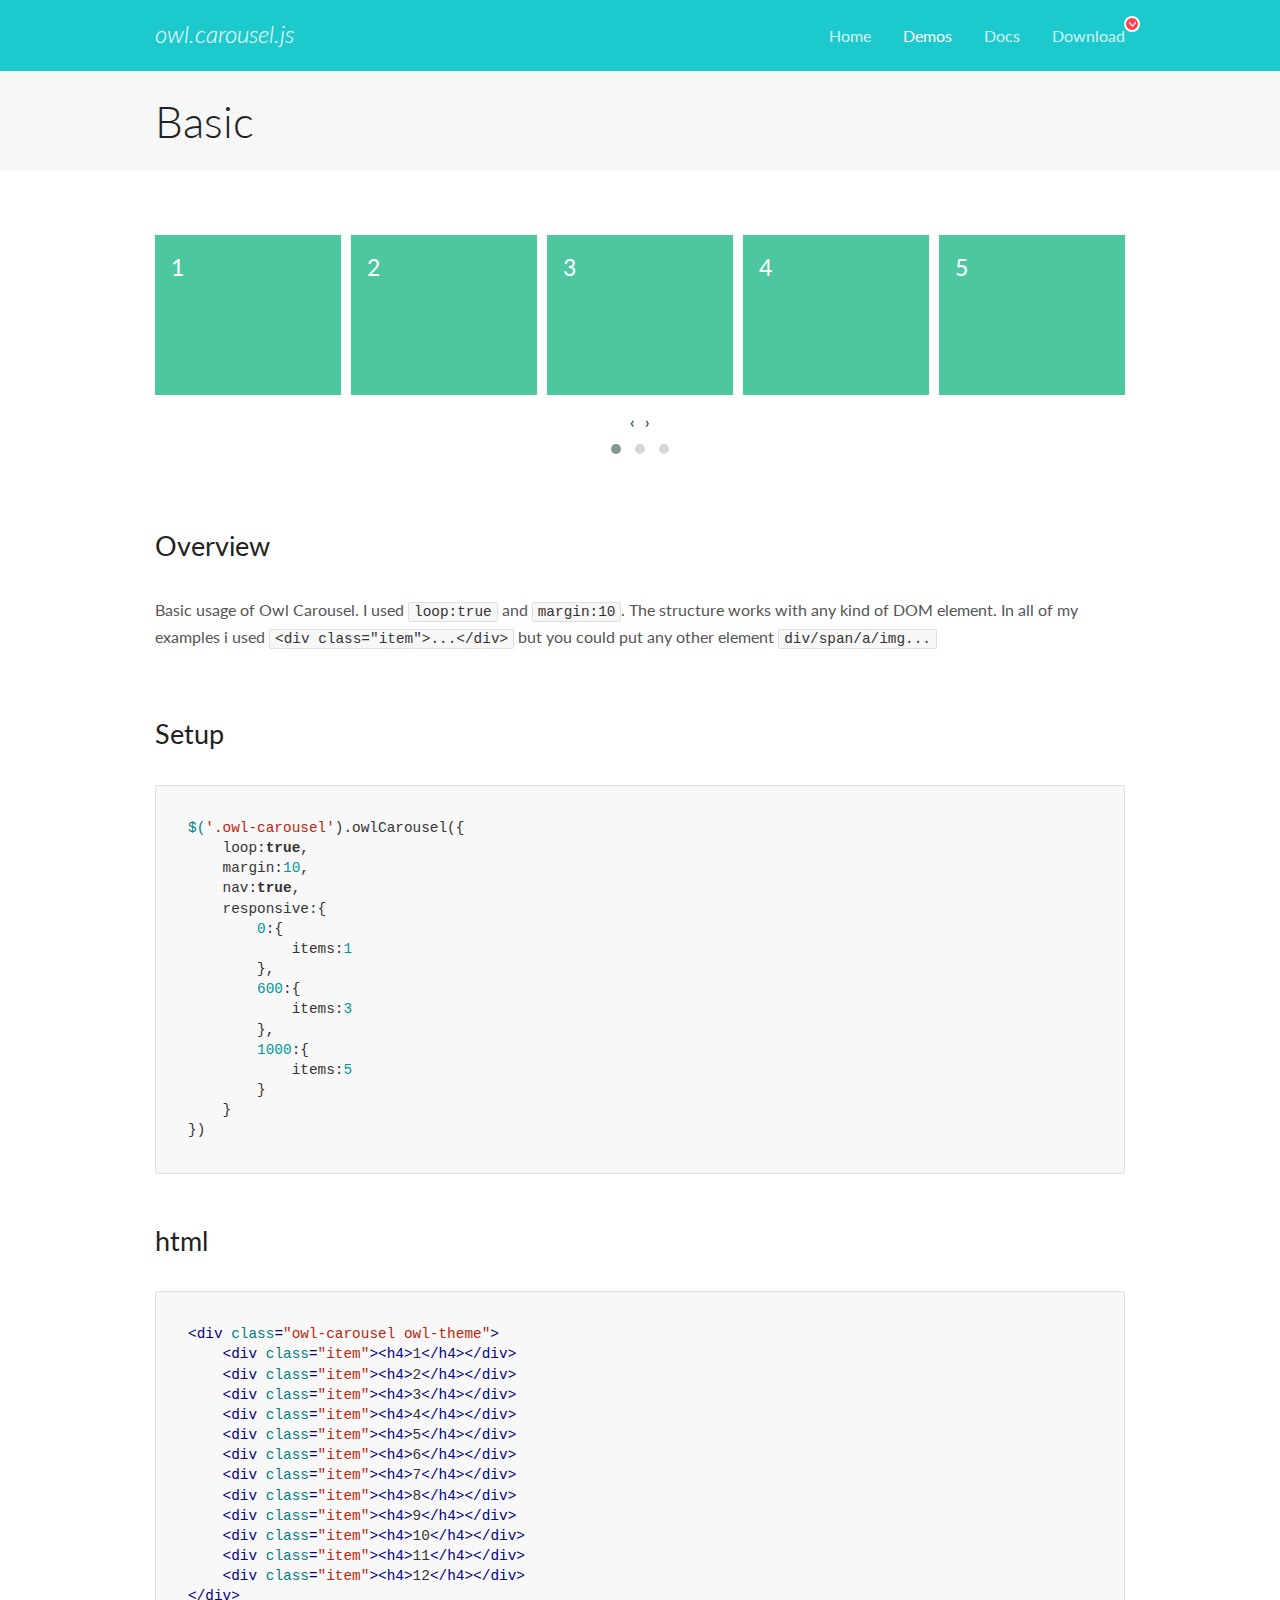
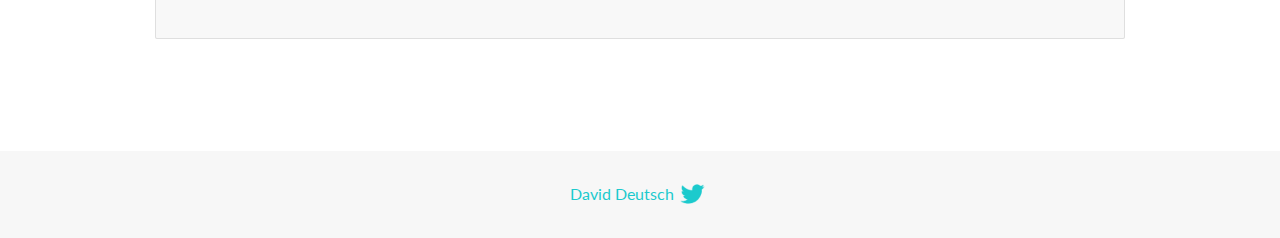
<file: OwlCarousel2-2.3.4/docs/demos/basic.html>
<!DOCTYPE html>
<html lang="en">
  <head>

    <!-- head -->
    <meta charset="utf-8">
    <meta name="msapplication-tap-highlight" content="no" />
    <meta name="viewport" content="width=device-width, initial-scale=1.0" />
    <meta name="description" content="Basic usage demo">
    <meta name="author" content="David Deutsch">
    <title>
      Basic Demo | Owl Carousel | 2.3.4
    </title>

    <!-- Stylesheets -->
    <link href='https://fonts.googleapis.com/css?family=Lato:300,400,700,400italic,300italic' rel='stylesheet' type='text/css'>
    <link rel="stylesheet" href="../assets/css/docs.theme.min.css">

    <!-- Owl Stylesheets -->
    <link rel="stylesheet" href="../assets/owlcarousel/assets/owl.carousel.min.css">
    <link rel="stylesheet" href="../assets/owlcarousel/assets/owl.theme.default.min.css">

    <!-- HTML5 shim and Respond.js IE8 support of HTML5 elements and media queries -->

    <!--[if lt IE 9]>
      <script src="https://oss.maxcdn.com/libs/html5shiv/3.7.0/html5shiv.js"></script>
      <script src="https://oss.maxcdn.com/libs/respond.js/1.3.0/respond.min.js"></script>
    <![endif]-->

    <!-- Favicons -->
    <link rel="apple-touch-icon-precomposed" sizes="144x144" href="../assets/ico/apple-touch-icon-144-precomposed.png">
    <link rel="shortcut icon" href="../assets/ico/favicon.png">
    <link rel="shortcut icon" href="favicon.ico">

    <!-- Yeah i know js should not be in header. Its required for demos.-->

    <!-- javascript -->
    <script src="../assets/vendors/jquery.min.js"></script>
    <script src="../assets/owlcarousel/owl.carousel.js"></script>
  </head>
  <body>

    <!-- header -->
    <header class="header">
      <div class="row">
        <div class="large-12 columns">
          <div class="brand left">
            <h3>
              <a href="/OwlCarousel2/">owl.carousel.js</a> 
            </h3>
          </div>
          <a id="toggle-nav" class="right">
            <span></span> <span></span> <span></span> 
          </a> 
          <div class="nav-bar">
            <ul class="clearfix">
              <li> <a href="/OwlCarousel2/index.html">Home</a>  </li>
              <li class="active">
                <a href="/OwlCarousel2/demos/demos.html">Demos</a> 
              </li>
              <li> <a href="/OwlCarousel2/docs/started-welcome.html">Docs</a>  </li>
              <li>
                <a href="https://github.com/OwlCarousel2/OwlCarousel2/archive/2.3.4.zip">Download</a> 
                <span class="download"></span> 
              </li>
            </ul>
          </div>
        </div>
      </div>
    </header>

    <!-- title -->
    <section class="title">
      <div class="row">
        <div class="large-12 columns">
          <h1>Basic</h1>
        </div>
      </div>
    </section>

    <!--  Demos -->
    <section id="demos">
      <div class="row">
        <div class="large-12 columns">
          <div class="owl-carousel owl-theme">
            <div class="item">
              <h4>1</h4>
            </div>
            <div class="item">
              <h4>2</h4>
            </div>
            <div class="item">
              <h4>3</h4>
            </div>
            <div class="item">
              <h4>4</h4>
            </div>
            <div class="item">
              <h4>5</h4>
            </div>
            <div class="item">
              <h4>6</h4>
            </div>
            <div class="item">
              <h4>7</h4>
            </div>
            <div class="item">
              <h4>8</h4>
            </div>
            <div class="item">
              <h4>9</h4>
            </div>
            <div class="item">
              <h4>10</h4>
            </div>
            <div class="item">
              <h4>11</h4>
            </div>
            <div class="item">
              <h4>12</h4>
            </div>
          </div>
          <h3 id="overview">Overview</h3>
          <p>Basic usage of Owl Carousel. I used <code>loop:true</code> and <code>margin:10</code>. The structure works with any kind of DOM element. In all of my examples i used <code>&lt;div class=&quot;item&quot;&gt;...&lt;/div&gt;</code> but you could
            put any other element <code>div/span/a/img...</code></p>
          <h3 id="setup">Setup</h3>
          <pre><code>$(&#39;.owl-carousel&#39;).owlCarousel({
    loop:true,
    margin:10,
    nav:true,
    responsive:{
        0:{
            items:1
        },
        600:{
            items:3
        },
        1000:{
            items:5
        }
    }
})</code></pre>
          <h3 id="html">html</h3>
          <pre><code>&lt;div class=&quot;owl-carousel owl-theme&quot;&gt;
    &lt;div class=&quot;item&quot;&gt;&lt;h4&gt;1&lt;/h4&gt;&lt;/div&gt;
    &lt;div class=&quot;item&quot;&gt;&lt;h4&gt;2&lt;/h4&gt;&lt;/div&gt;
    &lt;div class=&quot;item&quot;&gt;&lt;h4&gt;3&lt;/h4&gt;&lt;/div&gt;
    &lt;div class=&quot;item&quot;&gt;&lt;h4&gt;4&lt;/h4&gt;&lt;/div&gt;
    &lt;div class=&quot;item&quot;&gt;&lt;h4&gt;5&lt;/h4&gt;&lt;/div&gt;
    &lt;div class=&quot;item&quot;&gt;&lt;h4&gt;6&lt;/h4&gt;&lt;/div&gt;
    &lt;div class=&quot;item&quot;&gt;&lt;h4&gt;7&lt;/h4&gt;&lt;/div&gt;
    &lt;div class=&quot;item&quot;&gt;&lt;h4&gt;8&lt;/h4&gt;&lt;/div&gt;
    &lt;div class=&quot;item&quot;&gt;&lt;h4&gt;9&lt;/h4&gt;&lt;/div&gt;
    &lt;div class=&quot;item&quot;&gt;&lt;h4&gt;10&lt;/h4&gt;&lt;/div&gt;
    &lt;div class=&quot;item&quot;&gt;&lt;h4&gt;11&lt;/h4&gt;&lt;/div&gt;
    &lt;div class=&quot;item&quot;&gt;&lt;h4&gt;12&lt;/h4&gt;&lt;/div&gt;
&lt;/div&gt;</code></pre>
          <script>
            $(document).ready(function() {
              var owl = $('.owl-carousel');
              owl.owlCarousel({
                margin: 10,
                nav: true,
                loop: true,
                responsive: {
                  0: {
                    items: 1
                  },
                  600: {
                    items: 3
                  },
                  1000: {
                    items: 5
                  }
                }
              })
            })
          </script>
        </div>
      </div>
    </section>

    <!-- footer -->
    <footer class="footer">
      <div class="row">
        <div class="large-12 columns">
          <h5>
            <a href="/OwlCarousel2/docs/support-contact.html">David Deutsch</a> 
            <a id="custom-tweet-button" href="https://twitter.com/share?url=https://github.com/OwlCarousel2/OwlCarousel2&text=Owl Carousel - This is so awesome! " target="_blank"></a> 
          </h5>
        </div>
      </div>
    </footer>

    <!-- vendors -->
    <script src="../assets/vendors/highlight.js"></script>
    <script src="../assets/js/app.js"></script>
  </body>
</html>
</file>
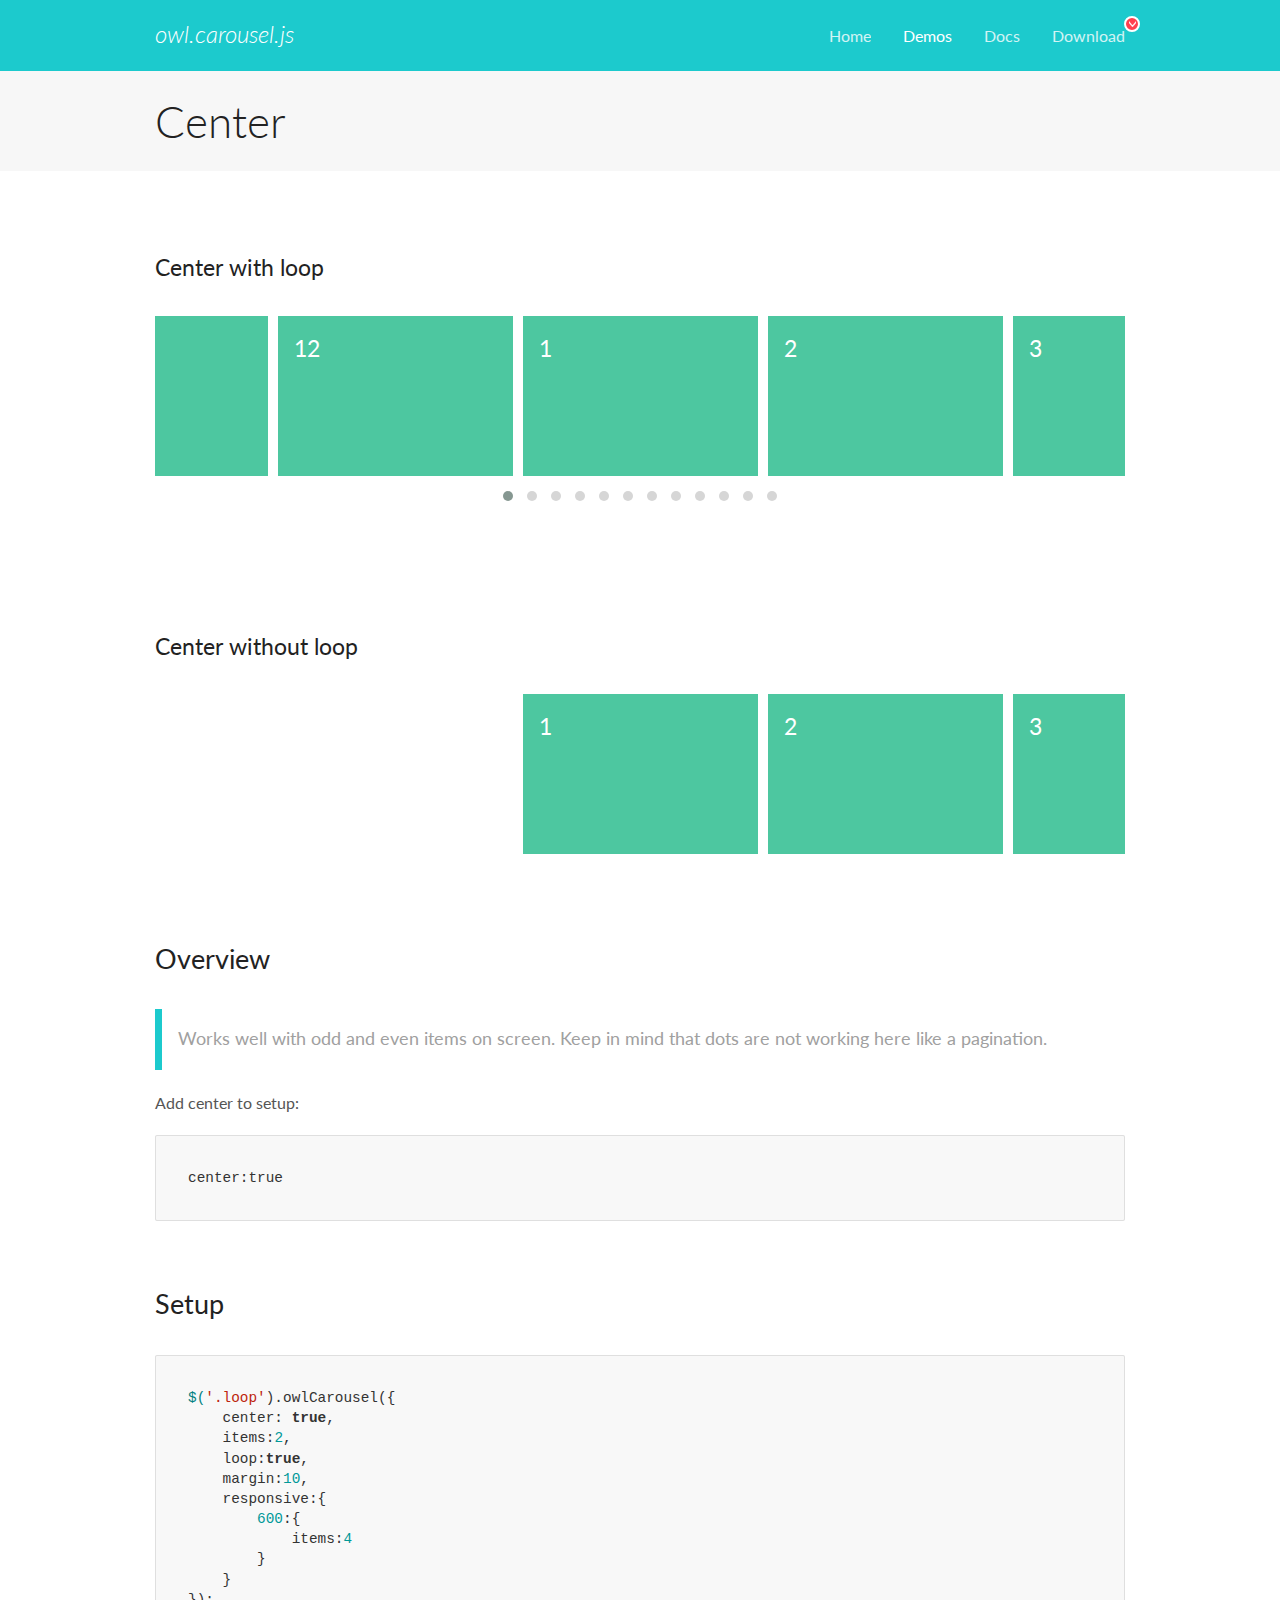
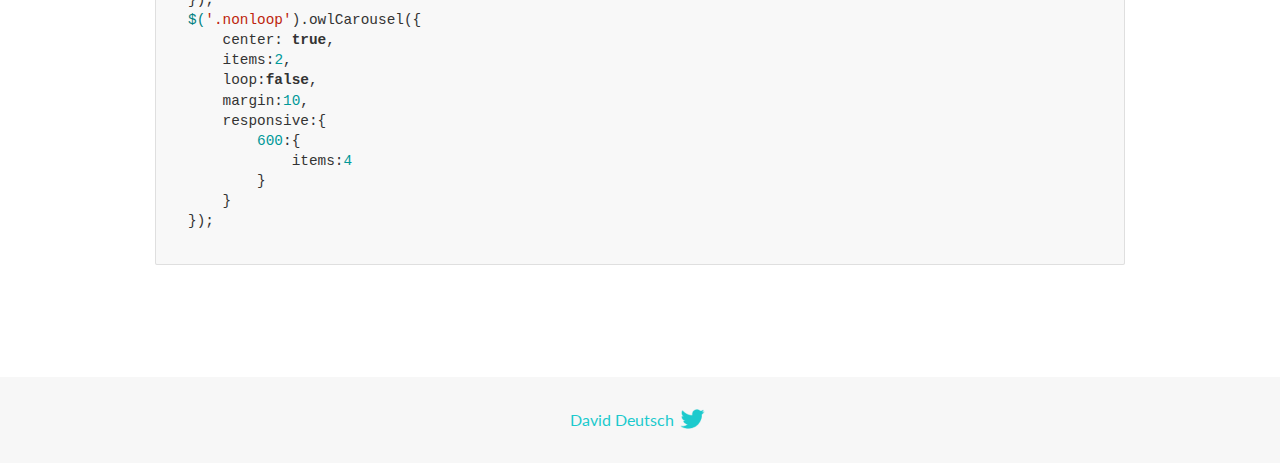
<file: OwlCarousel2-2.3.4/docs/demos/center.html>
<!DOCTYPE html>
<html lang="en">
  <head>

    <!-- head -->
    <meta charset="utf-8">
    <meta name="msapplication-tap-highlight" content="no" />
    <meta name="viewport" content="width=device-width, initial-scale=1.0" />
    <meta name="description" content="Center carousel">
    <meta name="author" content="David Deutsch">
    <title>
      Center Demo | Owl Carousel | 2.3.4
    </title>

    <!-- Stylesheets -->
    <link href='https://fonts.googleapis.com/css?family=Lato:300,400,700,400italic,300italic' rel='stylesheet' type='text/css'>
    <link rel="stylesheet" href="../assets/css/docs.theme.min.css">

    <!-- Owl Stylesheets -->
    <link rel="stylesheet" href="../assets/owlcarousel/assets/owl.carousel.min.css">
    <link rel="stylesheet" href="../assets/owlcarousel/assets/owl.theme.default.min.css">

    <!-- HTML5 shim and Respond.js IE8 support of HTML5 elements and media queries -->

    <!--[if lt IE 9]>
      <script src="https://oss.maxcdn.com/libs/html5shiv/3.7.0/html5shiv.js"></script>
      <script src="https://oss.maxcdn.com/libs/respond.js/1.3.0/respond.min.js"></script>
    <![endif]-->

    <!-- Favicons -->
    <link rel="apple-touch-icon-precomposed" sizes="144x144" href="../assets/ico/apple-touch-icon-144-precomposed.png">
    <link rel="shortcut icon" href="../assets/ico/favicon.png">
    <link rel="shortcut icon" href="favicon.ico">

    <!-- Yeah i know js should not be in header. Its required for demos.-->

    <!-- javascript -->
    <script src="../assets/vendors/jquery.min.js"></script>
    <script src="../assets/owlcarousel/owl.carousel.js"></script>
  </head>
  <body>

    <!-- header -->
    <header class="header">
      <div class="row">
        <div class="large-12 columns">
          <div class="brand left">
            <h3>
              <a href="/OwlCarousel2/">owl.carousel.js</a> 
            </h3>
          </div>
          <a id="toggle-nav" class="right">
            <span></span> <span></span> <span></span> 
          </a> 
          <div class="nav-bar">
            <ul class="clearfix">
              <li> <a href="/OwlCarousel2/index.html">Home</a>  </li>
              <li class="active">
                <a href="/OwlCarousel2/demos/demos.html">Demos</a> 
              </li>
              <li> <a href="/OwlCarousel2/docs/started-welcome.html">Docs</a>  </li>
              <li>
                <a href="https://github.com/OwlCarousel2/OwlCarousel2/archive/2.3.4.zip">Download</a> 
                <span class="download"></span> 
              </li>
            </ul>
          </div>
        </div>
      </div>
    </header>

    <!-- title -->
    <section class="title">
      <div class="row">
        <div class="large-12 columns">
          <h1>Center</h1>
        </div>
      </div>
    </section>

    <!--  Demos -->
    <section id="demos">
      <div class="row">
        <div class="large-12 columns">
          <h4 id="center-with-loop">Center with loop</h4>
          <div class="loop owl-carousel owl-theme">
            <div class="item">
              <h4>1</h4>
            </div>
            <div class="item">
              <h4>2</h4>
            </div>
            <div class="item">
              <h4>3</h4>
            </div>
            <div class="item">
              <h4>4</h4>
            </div>
            <div class="item">
              <h4>5</h4>
            </div>
            <div class="item">
              <h4>6</h4>
            </div>
            <div class="item">
              <h4>7</h4>
            </div>
            <div class="item">
              <h4>8</h4>
            </div>
            <div class="item">
              <h4>9</h4>
            </div>
            <div class="item">
              <h4>10</h4>
            </div>
            <div class="item">
              <h4>11</h4>
            </div>
            <div class="item">
              <h4>12</h4>
            </div>
          </div>
          <br>
          <h4 id="center-without-loop">Center without loop</h4>
          <div class="nonloop owl-carousel">
            <div class="item">
              <h4>1</h4>
            </div>
            <div class="item">
              <h4>2</h4>
            </div>
            <div class="item">
              <h4>3</h4>
            </div>
            <div class="item">
              <h4>4</h4>
            </div>
            <div class="item">
              <h4>5</h4>
            </div>
            <div class="item">
              <h4>6</h4>
            </div>
            <div class="item">
              <h4>7</h4>
            </div>
            <div class="item">
              <h4>8</h4>
            </div>
            <div class="item">
              <h4>9</h4>
            </div>
            <div class="item">
              <h4>10</h4>
            </div>
            <div class="item">
              <h4>11</h4>
            </div>
            <div class="item">
              <h4>12</h4>
            </div>
          </div>
          <h3 id="overview">Overview</h3>
          <blockquote>
            <p>Works well with odd and even items on screen. Keep in mind that dots are not working here like a pagination.</p>
          </blockquote>
          <p>Add center to setup:</p>
          <pre><code>center:true</code></pre>
          <h3 id="setup">Setup</h3>
          <pre><code>$(&#39;.loop&#39;).owlCarousel({
    center: true,
    items:2,
    loop:true,
    margin:10,
    responsive:{
        600:{
            items:4
        }
    }
});
$(&#39;.nonloop&#39;).owlCarousel({
    center: true,
    items:2,
    loop:false,
    margin:10,
    responsive:{
        600:{
            items:4
        }
    }
});</code></pre>
          <script>
            jQuery(document).ready(function($) {
              $('.loop').owlCarousel({
                center: true,
                items: 2,
                loop: true,
                margin: 10,
                responsive: {
                  600: {
                    items: 4
                  }
                }
              });
              $('.nonloop').owlCarousel({
                center: true,
                items: 2,
                loop: false,
                margin: 10,
                responsive: {
                  600: {
                    items: 4
                  }
                }
              });
            });
          </script>
        </div>
      </div>
    </section>

    <!-- footer -->
    <footer class="footer">
      <div class="row">
        <div class="large-12 columns">
          <h5>
            <a href="/OwlCarousel2/docs/support-contact.html">David Deutsch</a> 
            <a id="custom-tweet-button" href="https://twitter.com/share?url=https://github.com/OwlCarousel2/OwlCarousel2&text=Owl Carousel - This is so awesome! " target="_blank"></a> 
          </h5>
        </div>
      </div>
    </footer>

    <!-- vendors -->
    <script src="../assets/vendors/highlight.js"></script>
    <script src="../assets/js/app.js"></script>
  </body>
</html>
</file>
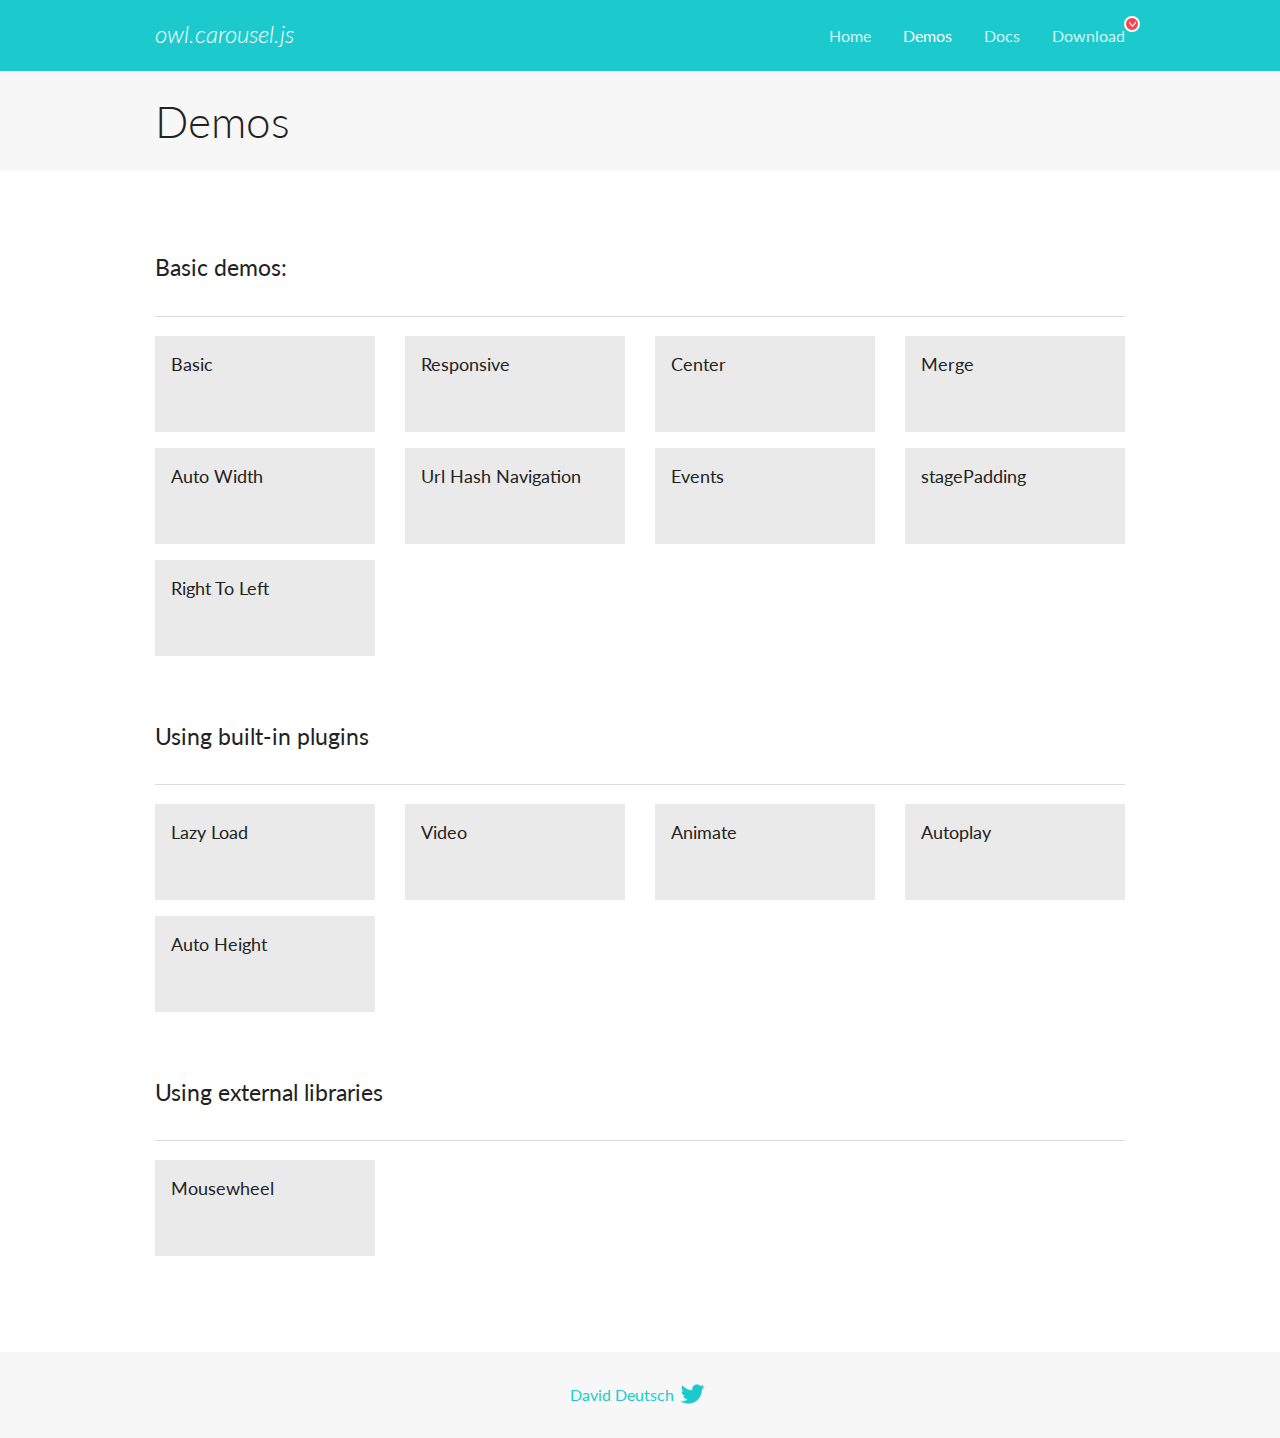
<file: OwlCarousel2-2.3.4/docs/demos/demos.html>
<!DOCTYPE html>
<html lang="en">
  <head>

    <!-- head -->
    <meta charset="utf-8">
    <meta name="msapplication-tap-highlight" content="no" />
    <meta name="viewport" content="width=device-width, initial-scale=1.0" />
    <meta name="description" content="A list of Owl Carousel examples.">
    <meta name="author" content="David Deutsch">
    <title>
      Demos | Owl Carousel | 2.3.4
    </title>

    <!-- Stylesheets -->
    <link href='https://fonts.googleapis.com/css?family=Lato:300,400,700,400italic,300italic' rel='stylesheet' type='text/css'>
    <link rel="stylesheet" href="../assets/css/docs.theme.min.css">

    <!-- Owl Stylesheets -->
    <link rel="stylesheet" href="../assets/owlcarousel/assets/owl.carousel.min.css">
    <link rel="stylesheet" href="../assets/owlcarousel/assets/owl.theme.default.min.css">

    <!-- HTML5 shim and Respond.js IE8 support of HTML5 elements and media queries -->

    <!--[if lt IE 9]>
      <script src="https://oss.maxcdn.com/libs/html5shiv/3.7.0/html5shiv.js"></script>
      <script src="https://oss.maxcdn.com/libs/respond.js/1.3.0/respond.min.js"></script>
    <![endif]-->

    <!-- Favicons -->
    <link rel="apple-touch-icon-precomposed" sizes="144x144" href="../assets/ico/apple-touch-icon-144-precomposed.png">
    <link rel="shortcut icon" href="../assets/ico/favicon.png">
    <link rel="shortcut icon" href="favicon.ico">

    <!-- Yeah i know js should not be in header. Its required for demos.-->

    <!-- javascript -->
    <script src="../assets/vendors/jquery.min.js"></script>
    <script src="../assets/owlcarousel/owl.carousel.js"></script>
  </head>
  <body>

    <!-- header -->
    <header class="header">
      <div class="row">
        <div class="large-12 columns">
          <div class="brand left">
            <h3>
              <a href="/OwlCarousel2/">owl.carousel.js</a> 
            </h3>
          </div>
          <a id="toggle-nav" class="right">
            <span></span> <span></span> <span></span> 
          </a> 
          <div class="nav-bar">
            <ul class="clearfix">
              <li> <a href="/OwlCarousel2/index.html">Home</a>  </li>
              <li class="active">
                <a href="/OwlCarousel2/demos/demos.html">Demos</a> 
              </li>
              <li> <a href="/OwlCarousel2/docs/started-welcome.html">Docs</a>  </li>
              <li>
                <a href="https://github.com/OwlCarousel2/OwlCarousel2/archive/2.3.4.zip">Download</a> 
                <span class="download"></span> 
              </li>
            </ul>
          </div>
        </div>
      </div>
    </header>

    <!-- title -->
    <section class="title">
      <div class="row">
        <div class="large-12 columns">
          <h1>Demos</h1>
        </div>
      </div>
    </section>

    <!--  Demos -->
    <section id="demos">
      <div class="row">
        <div class="large-12 columns">
          <h4 id="basic-demos-">Basic demos:</h4>
          <hr>
          <div class="demo-list">
            <div class="row">
              <div class="small-6 medium-4 large-3 columns">
                <a href="basic.html" class="demo-block">
                  <h5>Basic </h5>
                </a> 
              </div>
              <div class="small-6 medium-4 large-3 columns">
                <a href="responsive.html" class="demo-block">
                  <h5>Responsive </h5>
                </a> 
              </div>
              <div class="small-6 medium-4 large-3 columns">
                <a href="center.html" class="demo-block">
                  <h5>Center </h5>
                </a> 
              </div>
              <div class="small-6 medium-4 large-3 columns">
                <a href="merge.html" class="demo-block">
                  <h5>Merge </h5>
                </a> 
              </div>
              <div class="small-6 medium-4 large-3 columns">
                <a href="autowidth.html" class="demo-block">
                  <h5>Auto Width </h5>
                </a> 
              </div>
              <div class="small-6 medium-4 large-3 columns">
                <a href="urlhashnav.html" class="demo-block">
                  <h5>Url Hash Navigation </h5>
                </a> 
              </div>
              <div class="small-6 medium-4 large-3 columns">
                <a href="events.html" class="demo-block">
                  <h5>Events </h5>
                </a> 
              </div>
              <div class="small-6 medium-4 large-3 columns">
                <a href="stagepadding.html" class="demo-block">
                  <h5>stagePadding </h5>
                </a> 
              </div>
              <div class="small-6 medium-4 large-3 columns">
                <a href="rtl.html" class="demo-block">
                  <h5>Right To Left </h5>
                </a> 
              </div>
            </div>
          </div>
          <h4 id="using-built-in-plugins">Using built-in plugins</h4>
          <hr>
          <div class="demo-list">
            <div class="row">
              <div class="small-6 medium-4 large-3 columns">
                <a href="lazyLoad.html" class="demo-block">
                  <h5>Lazy Load </h5>
                </a> 
              </div>
              <div class="small-6 medium-4 large-3 columns">
                <a href="video.html" class="demo-block">
                  <h5>Video </h5>
                </a> 
              </div>
              <div class="small-6 medium-4 large-3 columns">
                <a href="animate.html" class="demo-block">
                  <h5>Animate </h5>
                </a> 
              </div>
              <div class="small-6 medium-4 large-3 columns">
                <a href="autoplay.html" class="demo-block">
                  <h5>Autoplay </h5>
                </a> 
              </div>
              <div class="small-6 medium-4 large-3 columns">
                <a href="autoheight.html" class="demo-block">
                  <h5>Auto Height </h5>
                </a> 
              </div>
            </div>
          </div>
          <h4 id="using-external-libraries">Using external libraries</h4>
          <hr>
          <div class="demo-list">
            <div class="row">
              <div class="small-6 medium-4 large-3 columns">
                <a href="mousewheel.html" class="demo-block">
                  <h5>Mousewheel </h5>
                </a> 
              </div>
            </div>
          </div>
        </div>
      </div>
    </section>

    <!-- footer -->
    <footer class="footer">
      <div class="row">
        <div class="large-12 columns">
          <h5>
            <a href="/OwlCarousel2/docs/support-contact.html">David Deutsch</a> 
            <a id="custom-tweet-button" href="https://twitter.com/share?url=https://github.com/OwlCarousel2/OwlCarousel2&text=Owl Carousel - This is so awesome! " target="_blank"></a> 
          </h5>
        </div>
      </div>
    </footer>

    <!-- vendors -->
    <script src="../assets/vendors/highlight.js"></script>
    <script src="../assets/js/app.js"></script>
  </body>
</html>
</file>
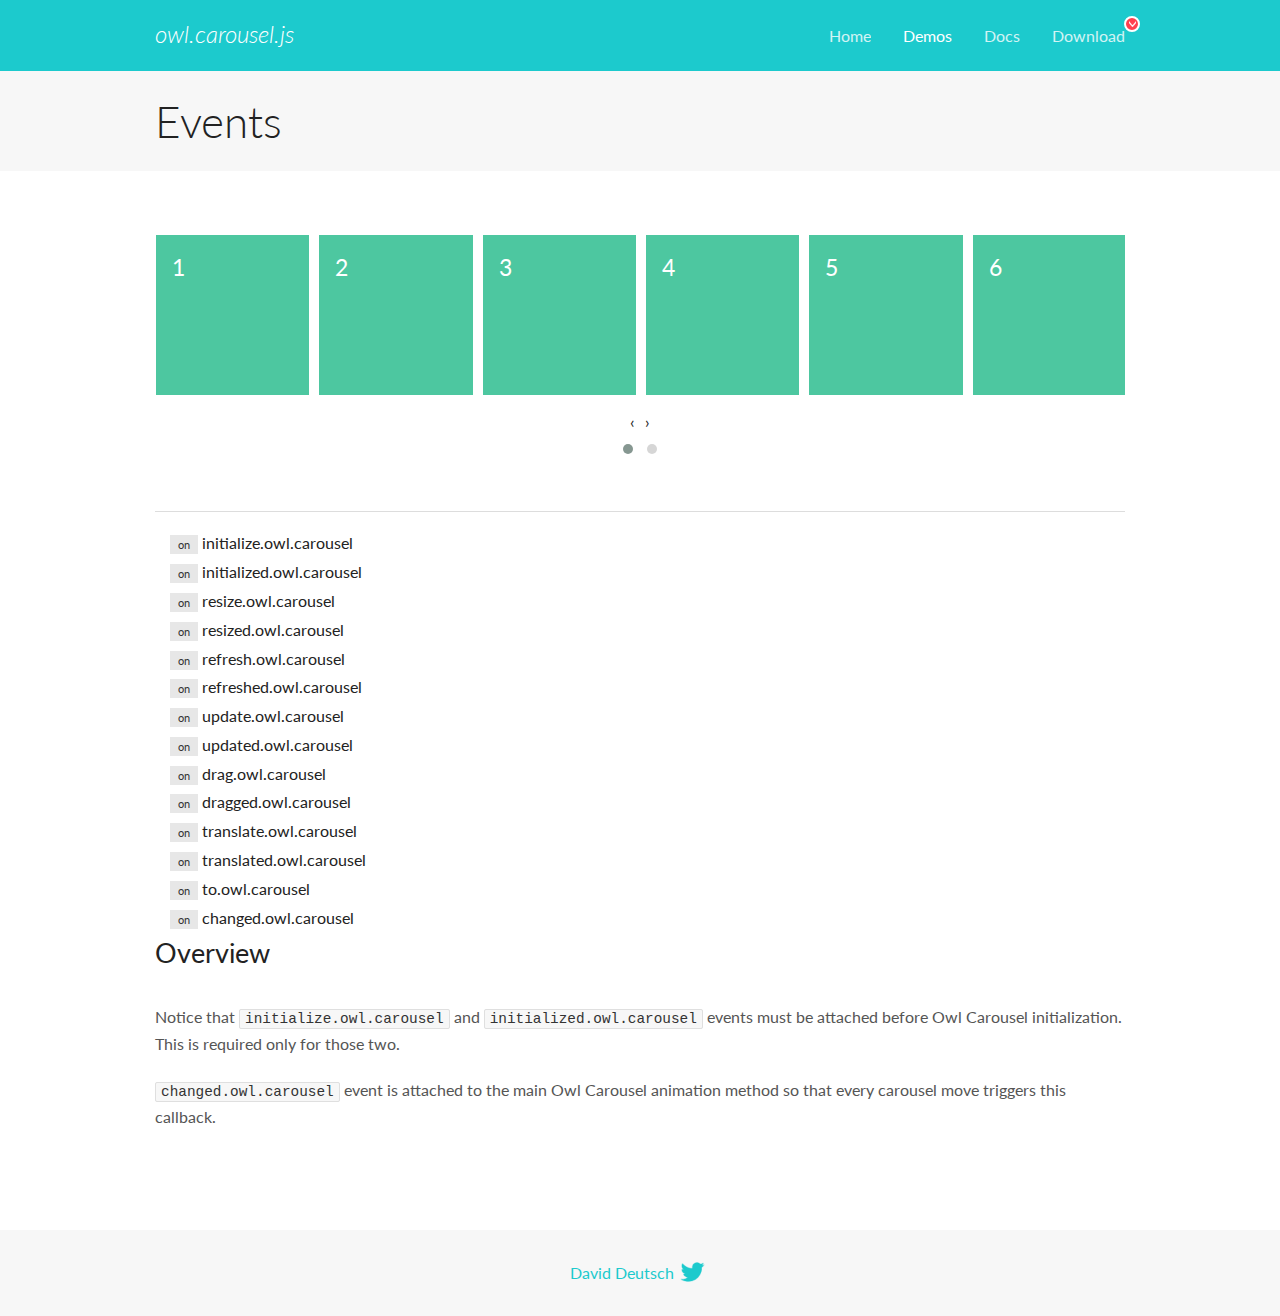
<file: OwlCarousel2-2.3.4/docs/demos/events.html>
<!DOCTYPE html>
<html lang="en">
  <head>

    <!-- head -->
    <meta charset="utf-8">
    <meta name="msapplication-tap-highlight" content="no" />
    <meta name="viewport" content="width=device-width, initial-scale=1.0" />
    <meta name="description" content="Events usage demo">
    <meta name="author" content="David Deutsch">
    <title>
      Events Demo | Owl Carousel | 2.3.4
    </title>

    <!-- Stylesheets -->
    <link href='https://fonts.googleapis.com/css?family=Lato:300,400,700,400italic,300italic' rel='stylesheet' type='text/css'>
    <link rel="stylesheet" href="../assets/css/docs.theme.min.css">

    <!-- Owl Stylesheets -->
    <link rel="stylesheet" href="../assets/owlcarousel/assets/owl.carousel.min.css">
    <link rel="stylesheet" href="../assets/owlcarousel/assets/owl.theme.default.min.css">

    <!-- HTML5 shim and Respond.js IE8 support of HTML5 elements and media queries -->

    <!--[if lt IE 9]>
      <script src="https://oss.maxcdn.com/libs/html5shiv/3.7.0/html5shiv.js"></script>
      <script src="https://oss.maxcdn.com/libs/respond.js/1.3.0/respond.min.js"></script>
    <![endif]-->

    <!-- Favicons -->
    <link rel="apple-touch-icon-precomposed" sizes="144x144" href="../assets/ico/apple-touch-icon-144-precomposed.png">
    <link rel="shortcut icon" href="../assets/ico/favicon.png">
    <link rel="shortcut icon" href="favicon.ico">

    <!-- Yeah i know js should not be in header. Its required for demos.-->

    <!-- javascript -->
    <script src="../assets/vendors/jquery.min.js"></script>
    <script src="../assets/owlcarousel/owl.carousel.js"></script>
  </head>
  <body>

    <!-- header -->
    <header class="header">
      <div class="row">
        <div class="large-12 columns">
          <div class="brand left">
            <h3>
              <a href="/OwlCarousel2/">owl.carousel.js</a> 
            </h3>
          </div>
          <a id="toggle-nav" class="right">
            <span></span> <span></span> <span></span> 
          </a> 
          <div class="nav-bar">
            <ul class="clearfix">
              <li> <a href="/OwlCarousel2/index.html">Home</a>  </li>
              <li class="active">
                <a href="/OwlCarousel2/demos/demos.html">Demos</a> 
              </li>
              <li> <a href="/OwlCarousel2/docs/started-welcome.html">Docs</a>  </li>
              <li>
                <a href="https://github.com/OwlCarousel2/OwlCarousel2/archive/2.3.4.zip">Download</a> 
                <span class="download"></span> 
              </li>
            </ul>
          </div>
        </div>
      </div>
    </header>

    <!-- title -->
    <section class="title">
      <div class="row">
        <div class="large-12 columns">
          <h1>Events</h1>
        </div>
      </div>
    </section>

    <!--  Demos -->
    <section id="demos">
      <div class="row">
        <div class="large-12 columns">
          <div class="owl-carousel owl-theme">
            <div class="item">
              <h4>1</h4>
            </div>
            <div class="item">
              <h4>2</h4>
            </div>
            <div class="item">
              <h4>3</h4>
            </div>
            <div class="item">
              <h4>4</h4>
            </div>
            <div class="item">
              <h4>5</h4>
            </div>
            <div class="item">
              <h4>6</h4>
            </div>
            <div class="item">
              <h4>7</h4>
            </div>
            <div class="item">
              <h4>8</h4>
            </div>
            <div class="item">
              <h4>9</h4>
            </div>
            <div class="item">
              <h4>10</h4>
            </div>
            <div class="item">
              <h4>11</h4>
            </div>
            <div class="item">
              <h4>12</h4>
            </div>
          </div>
          <hr>
          <div class="large-12 columns callbacks">
            <div><span class="label secondary initialize">on</span>  initialize.owl.carousel </div>
            <div><span class="label secondary initialized">on</span>  initialized.owl.carousel </div>
            <div><span class="label secondary resize">on</span>  resize.owl.carousel </div>
            <div><span class="label secondary resized">on</span>  resized.owl.carousel </div>
            <div><span class="label secondary refresh">on</span>  refresh.owl.carousel </div>
            <div><span class="label secondary refreshed">on</span>  refreshed.owl.carousel </div>
            <div><span class="label secondary update">on</span>  update.owl.carousel </div>
            <div><span class="label secondary updated">on</span>  updated.owl.carousel </div>
            <div><span class="label secondary drag">on</span>  drag.owl.carousel </div>
            <div><span class="label secondary dragged">on</span>  dragged.owl.carousel </div>
            <div><span class="label secondary translate">on</span>  translate.owl.carousel </div>
            <div><span class="label secondary translated">on</span>  translated.owl.carousel </div>
            <div><span class="label secondary to">on</span>  to.owl.carousel </div>
            <div><span class="label secondary changed">on</span>  changed.owl.carousel </div>
          </div>
          <h3 id="overview">Overview</h3>
          <p>Notice that <code>initialize.owl.carousel</code> and <code>initialized.owl.carousel</code> events must be attached before Owl Carousel initialization. This is required only for those two.</p>
          <p><code>changed.owl.carousel</code> event is attached to the main Owl Carousel animation method so that every carousel move triggers this callback.</p>
          <script>
            jQuery(document).ready(function($) {
              var owl = $('.owl-carousel');
              owl.on('initialize.owl.carousel initialized.owl.carousel ' +
                'initialize.owl.carousel initialize.owl.carousel ' +
                'resize.owl.carousel resized.owl.carousel ' +
                'refresh.owl.carousel refreshed.owl.carousel ' +
                'update.owl.carousel updated.owl.carousel ' +
                'drag.owl.carousel dragged.owl.carousel ' +
                'translate.owl.carousel translated.owl.carousel ' +
                'to.owl.carousel changed.owl.carousel',
                function(e) {
                  $('.' + e.type)
                    .removeClass('secondary')
                    .addClass('success');
                  window.setTimeout(function() {
                    $('.' + e.type)
                      .removeClass('success')
                      .addClass('secondary');
                  }, 500);
                });
              owl.owlCarousel({
                loop: true,
                nav: true,
                lazyLoad: true,
                margin: 10,
                video: true,
                responsive: {
                  0: {
                    items: 1
                  },
                  600: {
                    items: 3
                  },
                  960: {
                    items: 5,
                  },
                  1200: {
                    items: 6
                  }
                }
              });
            });
          </script>
        </div>
      </div>
    </section>

    <!-- footer -->
    <footer class="footer">
      <div class="row">
        <div class="large-12 columns">
          <h5>
            <a href="/OwlCarousel2/docs/support-contact.html">David Deutsch</a> 
            <a id="custom-tweet-button" href="https://twitter.com/share?url=https://github.com/OwlCarousel2/OwlCarousel2&text=Owl Carousel - This is so awesome! " target="_blank"></a> 
          </h5>
        </div>
      </div>
    </footer>

    <!-- vendors -->
    <script src="../assets/vendors/highlight.js"></script>
    <script src="../assets/js/app.js"></script>
  </body>
</html>
</file>
<file: Stylish-Magnifying-Glass-Plugin-SergeLand-Image-Zoomer/demo/assets/style.css>
* {
    box-sizing: border-box;
}

.wrapper {
    min-height: 100vh;
}

.block {
    display: flex;
    justify-content: center;
    align-items: center;
    width: 100%;
    min-height: 100vh;
    padding: 50px;
    flex-direction: column;

    background-color: aliceblue;
}

.block__pic {
    width: 300px;
}

.block__title {
    margin-bottom: 30px;

    font-family: 'Roboto', sans-serif;
    font-weight: 400;
    font-size: 25px;
}
</file>
